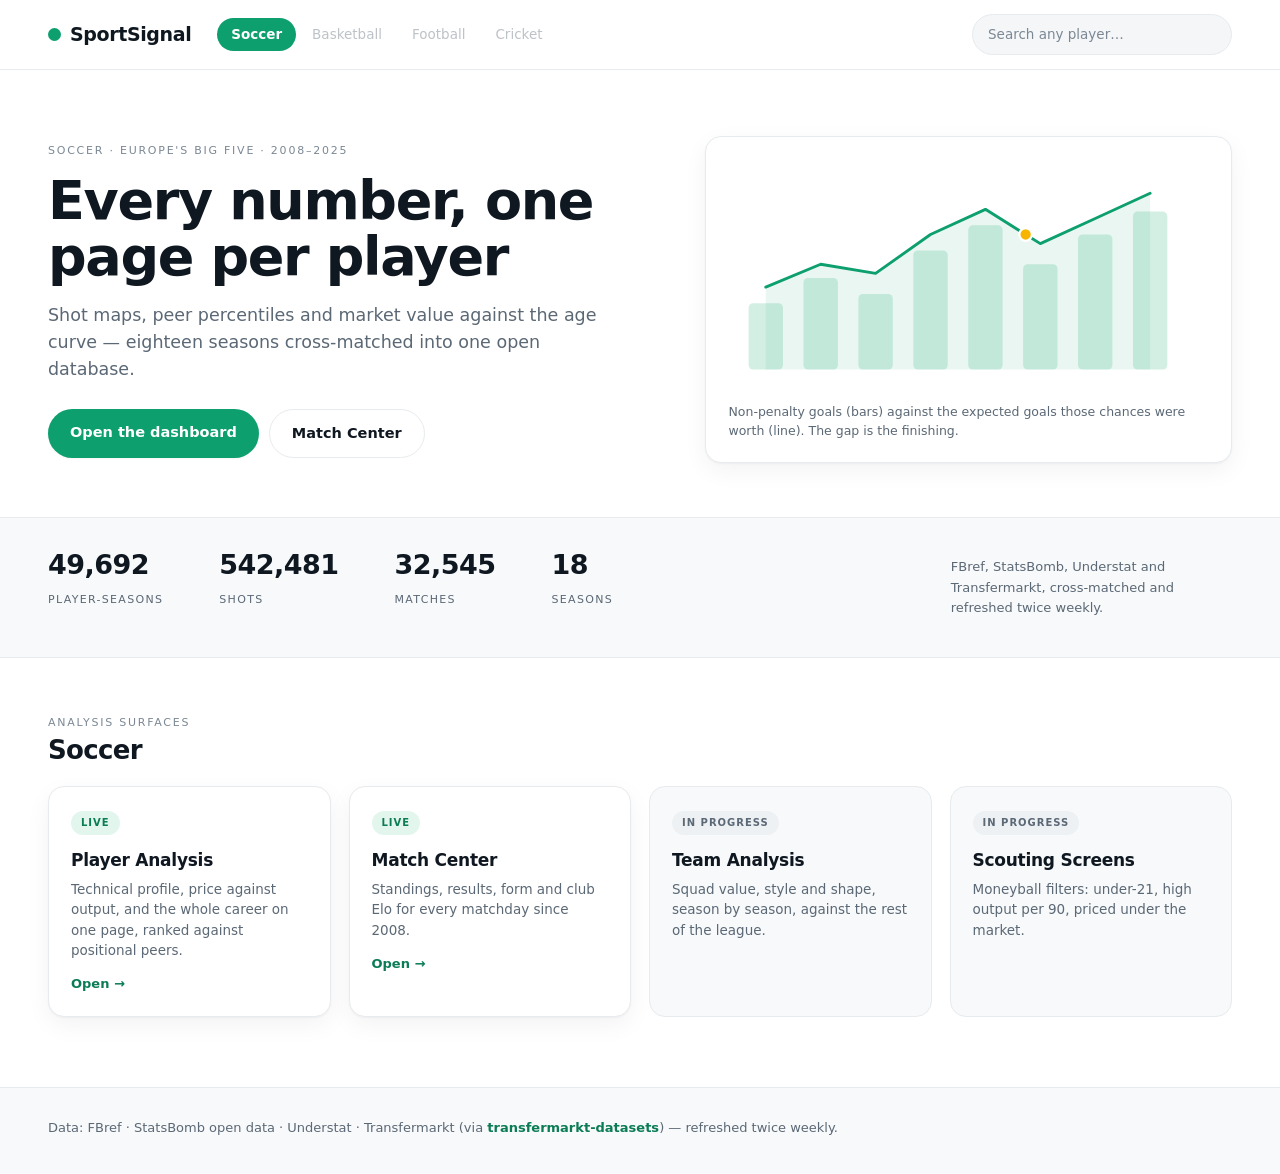
<file: site/index.html>
<!DOCTYPE html>
<html lang="en">
<head>
<meta charset="utf-8">
<meta name="viewport" content="width=device-width, initial-scale=1">
<title>SportSignal — sports analytics</title>
<meta name="description" content="Shot maps, peer percentiles and market value against the age curve — eighteen seasons of Europe's big five leagues, cross-matched into one open database.">
<link rel="icon" href="data:image/svg+xml,<svg xmlns='http://www.w3.org/2000/svg' viewBox='0 0 100 100'><circle cx='50' cy='50' r='42' fill='%230e9f6e'/></svg>">
<link rel="stylesheet" href="theme.css">
<style>
  .disp{letter-spacing:-.025em;font-weight:750;line-height:1.05}
  a{color:inherit;text-decoration:none}
  .wrap{max-width:1240px;margin:0 auto;padding:0 28px}

  /* ---------- nav ---------- */
  .nav{position:sticky;top:0;z-index:5;background:rgba(255,255,255,.92);
       backdrop-filter:blur(8px);border-bottom:1px solid var(--rule)}
  .nav .wrap{display:flex;gap:16px;align-items:center;padding-top:14px;padding-bottom:14px}
  .brand{display:flex;align-items:center;gap:9px;font-size:19px;font-weight:750;letter-spacing:-.02em}
  .brand i{width:13px;height:13px;border-radius:50%;background:var(--accent);display:inline-block}
  .sports{display:flex;gap:2px;margin-left:10px}
  .sports button{border:0;background:none;font:inherit;font-size:13.5px;color:var(--soft);
       padding:6px 14px;border-radius:999px;cursor:pointer}
  .sports button[aria-pressed="true"]{background:var(--accent);color:var(--on-accent);font-weight:650}
  .sports button[disabled]{opacity:.4;cursor:not-allowed}
  .srch{width:260px;padding:9px 15px;border-radius:999px;border:1px solid var(--rule);
       background:var(--field);color:var(--ink);font:inherit;font-size:13.5px;margin:0}
  .srch::placeholder{color:var(--kick)}
  .btn{display:inline-block;padding:12px 22px;border-radius:999px;background:var(--accent);
       color:var(--on-accent);font-weight:650;font-size:14.5px;box-shadow:var(--shadow-sm)}
  .btn.ghost{background:none;border:1px solid var(--rule);color:var(--ink);font-weight:550;box-shadow:none}

  /* ---------- hero ---------- */
  .hero{padding:66px 0 54px}
  .hero .wrap{display:grid;grid-template-columns:1.15fr 1fr;gap:52px;align-items:center}
  .kicker{font-size:11px;letter-spacing:.16em;text-transform:uppercase;color:var(--kick);margin:0 0 14px}
  .hero h1{font-size:54px;margin:0 0 16px}
  .hero p.dek{font-size:17.5px;color:var(--soft);margin:0 0 26px;max-width:50ch}
  .cta{display:flex;gap:10px;flex-wrap:wrap}
  .chartcard{background:var(--panel);border:1px solid var(--rule);border-radius:16px;
       padding:22px;box-shadow:var(--shadow);margin:0}
  .chartcard figcaption{margin-top:14px;font-size:12.5px;color:var(--soft)}

  .spark path.l{fill:none;stroke:var(--accent);stroke-width:2.5;stroke-linecap:round;
       stroke-linejoin:round;stroke-dasharray:1000;stroke-dashoffset:1000;
       animation:draw 2.2s cubic-bezier(.4,0,.2,1) forwards}
  .spark path.a{fill:var(--accent);opacity:.09}
  .spark rect{fill:#d3efe3;animation:rise .7s cubic-bezier(.2,.8,.2,1) backwards;
       transform-box:fill-box;transform-origin:50% 100%}
  .spark circle.run{fill:var(--amber-fill);stroke:#fff;stroke-width:2}
  @keyframes draw{to{stroke-dashoffset:0}}
  @keyframes rise{from{transform:scaleY(0)}}
  @media(prefers-reduced-motion:reduce){
    .spark path.l{animation:none;stroke-dashoffset:0}
    .spark rect{animation:none}
    .spark circle.run{display:none}
  }

  /* ---------- stat band ---------- */
  .band{background:var(--band);border-top:1px solid var(--rule);border-bottom:1px solid var(--rule)}
  .band .wrap{display:flex;gap:56px;flex-wrap:wrap;padding-top:26px;padding-bottom:26px}
  .band b{display:block;font-size:27px;font-weight:700;letter-spacing:-.02em}
  .band span{font-size:11px;letter-spacing:.12em;text-transform:uppercase;color:var(--soft)}
  .band .note{margin-left:auto;align-self:center;max-width:34ch;font-size:13px;color:var(--soft)}

  /* ---------- surfaces ---------- */
  .surfaces{padding:56px 0 70px}
  .grid{display:grid;grid-template-columns:repeat(4,minmax(0,1fr));gap:18px;margin-top:22px}
  .card{display:block;background:var(--panel);border:1px solid var(--rule);border-radius:16px;
       padding:22px;box-shadow:var(--shadow);transition:transform .16s ease, box-shadow .16s ease}
  a.card:hover{transform:translateY(-2px);box-shadow:0 2px 4px rgba(16,24,40,.05), 0 14px 32px rgba(16,24,40,.09)}
  /* not a link: no lift, no arrow — an unbuilt surface should not look clickable */
  .card.soon{box-shadow:none;background:var(--band)}
  .card h3{margin:12px 0 6px;font-size:17px;letter-spacing:-.015em}
  .card p{margin:0;font-size:13.5px;color:var(--soft);line-height:1.5}
  .pill{display:inline-block;padding:4px 10px;border-radius:999px;font-size:10px;letter-spacing:.1em;
       text-transform:uppercase;font-weight:700;background:var(--live-bg);color:var(--live)}
  .pill.wip{background:var(--soon-bg);color:var(--soft);font-weight:600}
  .card .more{margin-top:14px;font-size:13px;color:var(--accent-deep);font-weight:650}

  footer{border-top:1px solid var(--rule);background:var(--band)}
  footer .wrap{padding-top:30px;padding-bottom:36px;font-size:13px;color:var(--soft)}
  footer a{color:var(--accent-deep);font-weight:600}

  @media(max-width:1000px){
    .hero .wrap{grid-template-columns:1fr;gap:34px}
    .hero h1{font-size:40px}
    .grid{grid-template-columns:repeat(2,minmax(0,1fr))}
    .srch{display:none}
  }
  @media(max-width:560px){ .grid{grid-template-columns:1fr} .band .wrap{gap:28px} }
</style>
</head>
<body>

<nav class="nav">
  <div class="wrap">
    <span class="brand"><i></i>SportSignal</span>
    <div class="sports" role="group" aria-label="Sport">
      <button aria-pressed="true">Soccer</button>
      <button disabled title="Data in progress">Basketball</button>
      <button disabled title="Data in progress">Football</button>
      <button disabled title="Data in progress">Cricket</button>
    </div>
    <form style="margin-left:auto" action="player.html" method="get">
      <input class="srch" type="search" name="name" placeholder="Search any player…"
             aria-label="Search any player">
    </form>
  </div>
</nav>

<section class="hero">
  <div class="wrap">
    <div>
      <p class="kicker">Soccer · Europe's big five · 2008&ndash;2025</p>
      <h1 class="disp">Every number, one page per player</h1>
      <p class="dek">Shot maps, peer percentiles and market value against the age curve —
        eighteen seasons cross-matched into one open database.</p>
      <div class="cta">
        <a class="btn" href="player.html">Open the dashboard</a>
        <a class="btn ghost" href="match.html">Match Center</a>
      </div>
    </div>

    <figure class="chartcard">
      <svg class="spark" viewBox="0 0 420 200" style="width:100%;height:auto;display:block"
           aria-label="Non-penalty goals against the expected goals those chances were worth, by season">
        <rect x="18"  y="126" width="30" height="58"  rx="4" style="animation-delay:.05s"/>
        <rect x="66"  y="104" width="30" height="80"  rx="4" style="animation-delay:.12s"/>
        <rect x="114" y="118" width="30" height="66"  rx="4" style="animation-delay:.19s"/>
        <rect x="162" y="80"  width="30" height="104" rx="4" style="animation-delay:.26s"/>
        <rect x="210" y="58"  width="30" height="126" rx="4" style="animation-delay:.33s"/>
        <rect x="258" y="92"  width="30" height="92"  rx="4" style="animation-delay:.40s"/>
        <rect x="306" y="66"  width="30" height="118" rx="4" style="animation-delay:.47s"/>
        <rect x="354" y="46"  width="30" height="138" rx="4" style="animation-delay:.54s"/>
        <path class="a" d="M33 112 L81 92 L129 100 L177 66 L225 44 L273 74 L321 52 L369 30 L369 184 L33 184 Z"/>
        <path class="l" id="spk" d="M33 112 L81 92 L129 100 L177 66 L225 44 L273 74 L321 52 L369 30"/>
        <circle class="run" r="5.5">
          <animateMotion dur="2.2s" fill="freeze" begin="0s"><mpath href="#spk"/></animateMotion>
        </circle>
      </svg>
      <figcaption>Non-penalty goals (bars) against the expected goals those chances were
        worth (line). The gap is the finishing.</figcaption>
    </figure>
  </div>
</section>

<section class="band">
  <div class="wrap nums">
    <div><b>49,692</b><span>Player-seasons</span></div>
    <div><b>542,481</b><span>Shots</span></div>
    <div><b>32,545</b><span>Matches</span></div>
    <div><b>18</b><span>Seasons</span></div>
    <p class="note">FBref, StatsBomb, Understat and Transfermarkt, cross-matched and
       refreshed twice weekly.</p>
  </div>
</section>

<section class="surfaces">
  <div class="wrap">
    <p class="kicker" style="margin-bottom:6px">Analysis surfaces</p>
    <h2 class="disp" style="font-size:26px;margin:0">Soccer</h2>
    <div class="grid">

      <a class="card" href="player.html">
        <span class="pill">Live</span>
        <h3>Player Analysis</h3>
        <p>Technical profile, price against output, and the whole career on
           one page, ranked against positional peers.</p>
        <div class="more">Open &rarr;</div>
      </a>

      <a class="card" href="match.html">
        <span class="pill">Live</span>
        <h3>Match Center</h3>
        <p>Standings, results, form and club Elo for every matchday since 2008.</p>
        <div class="more">Open &rarr;</div>
      </a>

      <div class="card soon">
        <span class="pill wip">In progress</span>
        <h3>Team Analysis</h3>
        <p>Squad value, style and shape, season by season, against the rest of the league.</p>
      </div>

      <div class="card soon">
        <span class="pill wip">In progress</span>
        <h3>Scouting Screens</h3>
        <p>Moneyball filters: under-21, high output per 90, priced under the market.</p>
      </div>

    </div>
  </div>
</section>

<footer>
  <div class="wrap">
    Data: FBref · StatsBomb open data · Understat · Transfermarkt (via
    <a href="https://github.com/dcaribou/transfermarkt-datasets">transfermarkt-datasets</a>)
    — refreshed twice weekly.
  </div>
</footer>

</body>
</html>
</file>
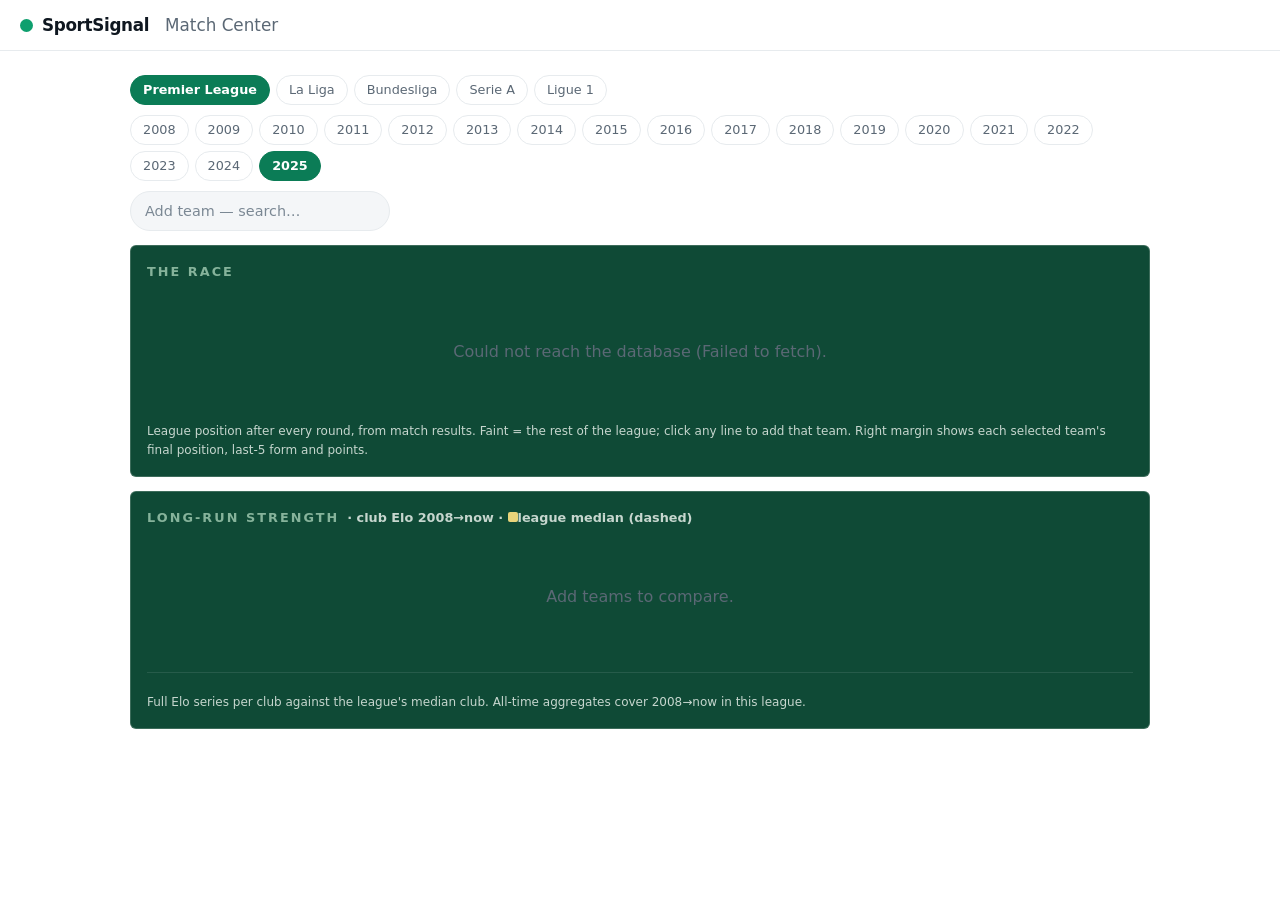
<file: site/match.html>
<!DOCTYPE html>
<html lang="en">
<head>
<meta charset="utf-8">
<meta name="viewport" content="width=device-width, initial-scale=1">
<title>Match Center — SportSignal</title>
<meta name="description" content="The round-by-round race and long-run club strength across Europe's big five leagues, 2008 to today.">
<link rel="icon" href="data:image/svg+xml,<svg xmlns='http://www.w3.org/2000/svg' viewBox='0 0 100 100'><text y='.9em' font-size='90'>⚽</text></svg>">
<link rel="stylesheet" href="theme.css">
<style>
  .disp{font-family:"Avenir Next Condensed","Arial Narrow","Helvetica Neue Condensed",Impact,sans-serif;
        text-transform:uppercase;letter-spacing:.04em;font-stretch:condensed}

  .top h1{margin:0;font-size:1.05rem;color:var(--muted);font-weight:400}

  main{max-width:1060px;margin:0 auto;padding:24px 20px 80px}

  .chips{margin:0 0 10px}

  /* team picker */
  .picker{position:relative;margin:6px 0 0}
  .picker .row{display:flex;gap:8px;flex-wrap:wrap;align-items:center}
  #teamsearch{width:260px;padding:8px 14px;border-radius:999px;border:1px solid var(--rule);
       background:var(--field);color:var(--ink);font:inherit;font-size:.9rem}
  #teamsearch::placeholder{color:var(--kick)}
  #teamsearch:focus-visible{outline:2px solid var(--amber);outline-offset:1px}
  #teamlist{position:absolute;top:110%;left:0;width:280px;background:var(--card);z-index:6;
       border:1px solid var(--border);border-radius:6px;overflow:hidden auto;display:none;
       max-height:280px}
  #teamlist button{display:block;width:100%;padding:8px 14px;border:0;background:none;
       color:var(--line);font:inherit;font-size:.88rem;text-align:left;cursor:pointer}
  #teamlist button:hover,#teamlist button:focus-visible{background:rgba(255,180,58,.12);outline:none}
  #teamlist button[disabled]{color:var(--muted);cursor:default}
  .selchip{display:inline-flex;align-items:center;gap:7px;border-radius:999px;
       padding:4px 8px 4px 12px;font-size:.82rem;font-weight:700;color:#0e2413;
       box-shadow:inset 0 0 0 1px rgba(16,24,40,.22)}
  .selchip button{border:0;background:rgba(14,36,19,.25);color:#0e2413;border-radius:50%;
       width:17px;height:17px;line-height:1;font-size:11px;cursor:pointer;font-weight:800}

  .box{background:var(--card);border:1px solid var(--border);border-radius:6px;
       padding:16px;margin-top:14px}
  .box h2{margin:0 0 8px;font-size:.8rem;letter-spacing:.16em;
        text-transform:uppercase;color:var(--tag);display:flex;gap:8px;align-items:center;flex-wrap:wrap}
  .box h2 .plain{color:var(--muted);letter-spacing:0;text-transform:none}
  .box p.cap{margin:8px 0 0;font-size:12px;color:var(--muted)}
  .swatch{width:10px;height:10px;border-radius:2px;display:inline-block}
  .chartbox{position:relative}
  .chartbox svg{width:100%;height:auto;display:block}
  svg text{font:11px system-ui;fill:var(--axis)}
  .empty{padding:50px 16px}

  /* per-team stat cards under the long-run chart */
  .statcards{display:grid;grid-template-columns:repeat(auto-fit,minmax(280px,1fr));
       gap:12px;margin-top:12px;border-top:1px solid rgba(242,245,239,.1);padding-top:12px}
  .statcard{border-left:3px solid var(--border);padding:2px 0 2px 12px;font-size:.82rem}
  .statcard .t{font-weight:700;font-size:.9rem}
  .statcard .l{color:var(--muted)}

  #tip{position:fixed;z-index:9;pointer-events:none;display:none;background:#10221a;
       border:1px solid var(--border);border-radius:4px;padding:7px 10px;font-size:.8rem;
       color:var(--line);box-shadow:0 10px 28px rgba(16,24,40,.35)}
  #tip .t{color:var(--tag);font-size:.72rem;letter-spacing:.08em;text-transform:uppercase}

  .top h1{color:var(--soft)}
  #teamsearch{background:var(--field);color:var(--ink);border-color:var(--rule)}
  #teamsearch::placeholder{color:var(--kick)}
  #teamsearch:focus-visible{outline-color:var(--accent)}
  #teamlist{background:#fff;border-color:var(--rule);
       box-shadow:0 8px 24px rgba(16,24,40,.08)}
  #teamlist button{color:var(--ink)}
  #teamlist button:hover,#teamlist button:focus-visible{background:#f1f8f4}
  #teamlist button[disabled]{color:var(--kick)}
</style>
</head>
<body>
<nav class="top">
  <a class="home disp" href="index.html">SportSignal</a>
  <h1>Match Center</h1>
</nav>

<main>
  <div class="chips" id="lgchips"></div>
  <div class="chips nums" id="sschips"></div>
  <div class="picker">
    <div class="row">
      <input id="teamsearch" type="search" placeholder="Add team — search…"
             autocomplete="off" aria-label="Search and add teams">
      <span id="selchips"></span>
    </div>
    <div id="teamlist" role="listbox"></div>
  </div>

  <div class="box">
    <h2>The race <span class="plain" id="racemeta"></span></h2>
    <div class="chartbox" id="bump"><div class="empty">Loading…</div></div>
    <p class="cap">League position after every round, from match results. Faint = the rest
       of the league; click any line to add that team. Right margin shows each
       selected team's final position, last-5 form and points.</p>
  </div>

  <div class="box">
    <h2>Long-run strength <span class="plain">· club Elo 2008→now ·
      <span class="swatch" style="background:var(--chalk-y)"></span>league median (dashed)</span></h2>
    <div class="chartbox" id="longrun"><div class="empty">Add teams to compare.</div></div>
    <div class="statcards nums" id="elostats"></div>
    <p class="cap">Full Elo series per club against the league's median club. All-time
       aggregates cover 2008→now in this league.</p>
  </div>
</main>
<div id="tip" role="status"></div>

<script>
const SUPABASE_URL = "https://rgnzemkdldohplwbxxwy.supabase.co";
const ANON_KEY = "sb_publishable_Qy0bJ4CdrxffuJGNq12ebw_r0-Z3qD-";
const DEFAULT_TEAMS = ["Chelsea","Arsenal","Tottenham"];
const LEAGUES = ["ENG-Premier League","ESP-La Liga","GER-Bundesliga",
                 "ITA-Serie A","FRA-Ligue 1"];
const SEASONS = Array.from({length: 18}, (_,i)=>String(2008+i));
// fixed categorical order — a team keeps its color while selected
const SEL_COLORS = ["var(--amber)","var(--blue)","var(--green)","var(--red)","var(--chalk-y)"];
const MAX_SEL = SEL_COLORS.length;

// football-data team name -> ClubElo team name, where they differ
// (interim seam until a club_xref table exists — see TOPICAL_MAP)
const ELO_ALIAS = {
  "Bayern Munich":"Bayern","Ath Madrid":"Atletico","Ath Bilbao":"Bilbao",
  "Espanol":"Espanyol","Ein Frankfurt":"Frankfurt","FC Koln":"Koeln",
  "M'gladbach":"Gladbach","Nott'm Forest":"Forest","Nurnberg":"Nuernberg",
  "Sp Gijon":"Gijon","La Coruna":"Depor","Kaiserslautern":"Lautern",
  "Fortuna Dusseldorf":"Duesseldorf","Greuther Furth":"Fuerth",
  "Holstein Kiel":"Holstein","Evian Thonon Gaillard":"Evian TG",
  "Ajaccio GFCO":"Gazelec","St Etienne":"Saint-Etienne","Werder Bremen":"Werder",
  "Vallecano":"Rayo Vallecano",
};

async function hub(table, params){
  const q = new URLSearchParams(params);
  const r = await fetch(`${SUPABASE_URL}/rest/v1/${table}?${q}`,
                        {headers:{apikey: ANON_KEY}});
  if(!r.ok) throw new Error(`${table}: ${r.status}`);
  return r.json();
}
// Supabase clamps every request to 1000 rows no matter the limit param —
// long Elo series (~1700 rows) silently truncate without this loop
async function hubAll(table, params){
  const PAGE = 1000;
  const rows = [];
  for(let offset = 0;; offset += PAGE){
    const page = await hub(table, {...params, limit: String(PAGE), offset: String(offset)});
    rows.push(...page);
    if(page.length < PAGE) return rows;
  }
}
const esc = s => String(s).replace(/[&<>"']/g,
  c => ({"&":"&amp;","<":"&lt;",">":"&gt;",'"':"&quot;","'":"&#39;"}[c]));
const tipEl = () => document.getElementById("tip");
const showTip = (e, html) => { const t=tipEl(); t.innerHTML=html; t.style.display="block";
  t.style.left=Math.min(e.clientX+14, innerWidth-200)+"px"; t.style.top=(e.clientY+14)+"px"; };
const hideTip = () => tipEl().style.display="none";

/* ---------- state via URL ---------- */
const state = () => {
  const u = new URLSearchParams(location.search);
  const lg = LEAGUES.includes(u.get("lg")) ? u.get("lg") : LEAGUES[0];
  return {
    lg,
    ss: SEASONS.includes(u.get("s")) ? u.get("s") : SEASONS[SEASONS.length-1],
    // with nothing picked the chart is empty; open on a comparison worth
    // seeing — but only in the league those clubs actually play in
    teams: u.has("teams")
      ? u.get("teams").split(",").filter(Boolean).slice(0, MAX_SEL)
      : (lg === LEAGUES[0] ? DEFAULT_TEAMS.slice() : []),
  };
};
function setState(patch){
  const cur = {...state(), ...patch};
  const u = new URL(location);
  u.search = `?lg=${encodeURIComponent(cur.lg)}&s=${cur.ss}` +
             (cur.teams.length ? `&teams=${cur.teams.map(encodeURIComponent).join(",")}` : "");
  history.pushState({}, "", u);
  load();
}
window.addEventListener("popstate", load);
const colorOf = team => {
  const i = state().teams.indexOf(team);
  return i === -1 ? null : SEL_COLORS[i];
};
const toggleTeam = t => {
  const cur = state().teams;
  setState({teams: cur.includes(t) ? cur.filter(x=>x!==t)
                  : cur.length < MAX_SEL ? [...cur, t] : cur});
};

/* ---------- rank + form from matches ---------- */
function roundRanks(matches){
  const nTeams = new Set(matches.flatMap(m=>[m.home_team, m.away_team])).size;
  const perRound = Math.max(1, Math.floor(nTeams/2));
  const pts = {}, hist = {}, form = {};
  matches.forEach((m, idx) => {
    for(const t of [m.home_team, m.away_team]){ pts[t] ??= 0; hist[t] ??= []; form[t] ??= []; }
    if(m.result === "H"){ pts[m.home_team]+=3; form[m.home_team].push("W"); form[m.away_team].push("L"); }
    else if(m.result === "A"){ pts[m.away_team]+=3; form[m.away_team].push("W"); form[m.home_team].push("L"); }
    else { pts[m.home_team]++; pts[m.away_team]++; form[m.home_team].push("D"); form[m.away_team].push("D"); }
    if(idx % perRound === perRound-1){
      const order = Object.entries(pts).sort((a,b)=>b[1]-a[1]).map(([t])=>t);
      order.forEach((t,i)=>hist[t].push(i+1));
    }
  });
  return {hist, pts, form};
}

let matches = [];

/* ---------- team picker ---------- */
function renderPicker(){
  const {teams} = state();
  const names = [...new Set(matches.flatMap(m=>[m.home_team, m.away_team]))].sort();
  document.getElementById("selchips").innerHTML = teams.map((t,i)=>
    `<span class="selchip" style="background:${SEL_COLORS[i]}">
       ${esc(t)}<button data-rm="${esc(t)}" aria-label="remove ${esc(t)}">×</button></span>`).join(" ");
  const input = document.getElementById("teamsearch");
  const list = document.getElementById("teamlist");
  const fill = () => {
    const q = input.value.trim().toLowerCase();
    const hits = names.filter(n=>n.toLowerCase().includes(q));
    list.innerHTML = hits.length ? hits.map(n=>{
      const on = teams.includes(n);
      const full = !on && teams.length >= MAX_SEL;
      return `<button data-add="${esc(n)}" ${full?"disabled":""}>
        ${on ? "✓ " : ""}${esc(n)}${full ? " (max 5)" : ""}</button>`;
    }).join("") : `<button disabled>No teams match</button>`;
    list.style.display = "block";
  };
  input.oninput = fill;
  input.onfocus = fill;
}
document.addEventListener("click", e=>{
  const rm = e.target.closest("[data-rm]");
  if(rm){ toggleTeam(rm.dataset.rm); return; }
  const add = e.target.closest("#teamlist [data-add]");
  if(add){
    toggleTeam(add.dataset.add);
    document.getElementById("teamsearch").value = "";
    return;
  }
  if(!e.target.closest(".picker"))
    document.getElementById("teamlist").style.display = "none";
});

/* ---------- load ---------- */
async function load(){
  const {lg, ss} = state();
  document.getElementById("lgchips").innerHTML = LEAGUES.map(l=>
    `<button data-lg="${esc(l)}" aria-pressed="${l===lg}">${esc(l.split("-")[1])}</button>`).join("");
  document.getElementById("sschips").innerHTML = SEASONS.map(s=>
    `<button data-ss="${s}" aria-pressed="${s===ss}">${s}</button>`).join("");
  try{
    matches = await hub("matches",
      {select: "*", league: `eq.${lg}`, season: `eq.${ss}`, order: "date", limit: "1000"});
  }catch(e){
    document.getElementById("bump").innerHTML =
      `<div class="empty">Could not reach the database (${esc(e.message)}).</div>`;
    return;
  }
  document.getElementById("racemeta").textContent =
    `· ${lg.split("-")[1]} ${ss}/${String(+ss+1).slice(2)} · ${matches.length} matches`;
  renderPicker();
  renderBump();
  renderLongrun();
}

/* ---------- chart 1: rank bump + form legend ---------- */
function renderBump(){
  const el = document.getElementById("bump");
  if(!matches.length){ el.innerHTML = `<div class="empty">No matches.</div>`; return; }
  const {hist, pts, form} = roundRanks(matches);
  const all = Object.keys(hist), R = hist[all[0]]?.length ?? 0;
  if(R < 2){ el.innerHTML = `<div class="empty">Season too young to race.</div>`; return; }
  const W=1000,H=380,PL=28,PR=250,PT=12,PB=22;
  const x=i=>PL+(W-PL-PR)*i/(R-1), y=r=>PT+(H-PT-PB)*(r-1)/(all.length-1);
  const lines = all.map(t=>{
    const c = colorOf(t);
    return `<path fill="none" stroke="${c ?? "rgba(242,245,239,.15)"}"
      stroke-width="${c?2.5:1.5}" data-team="${esc(t)}" style="cursor:pointer"
      d="M${hist[t].map((r,i)=>x(i).toFixed(1)+" "+y(r).toFixed(1)).join(" L ")}"/>`;
  }).join("");
  // right margin: "P. Team" + last-5 form squares + pts, aligned to the line end
  const FORM_FILL = {W:"var(--green)", D:"rgba(242,245,239,.45)", L:"var(--red)"};
  const labels = all.filter(t=>colorOf(t)).map(t=>{
    const yy = y(hist[t][R-1]);
    const x0 = W-PR+8;
    const chips = form[t].slice(-5).map((f,i)=>
      `<rect x="${x0+108+i*15}" y="${yy-9}" width="12" height="12" rx="2.5"
         fill="${FORM_FILL[f]}"/>
       <text x="${x0+114+i*15}" y="${yy+1}" text-anchor="middle"
         fill="#0e2413" font-size="9" font-weight="800">${f}</text>`).join("");
    return `<text x="${x0}" y="${yy+3}" fill="${colorOf(t)}" font-size="12"
        font-weight="700">${hist[t][R-1]}. ${esc(t)}</text>
      ${chips}
      <text x="${x0+188}" y="${yy+3}" font-size="11"
        fill="var(--line)">${pts[t]}</text>`;
  }).join("");
  el.innerHTML = `<svg viewBox="0 0 ${W} ${H}" aria-label="League position by round">
    ${[1,Math.ceil(all.length/2),all.length].map(r=>
      `<line x1="${PL}" x2="${W-PR}" y1="${y(r)}" y2="${y(r)}" stroke="var(--grid)"/>
       <text x="${PL-4}" y="${y(r)+3}" text-anchor="end">${r}</text>`).join("")}
    ${lines}${labels}
    <text x="${PL}" y="${H-4}">round →</text>
  </svg>`;
  const svg = el.querySelector("svg");
  svg.addEventListener("mousemove", e=>{
    const p = e.target.closest("path[data-team]");
    p ? showTip(e, `<div class="t">${esc(p.dataset.team)}</div>now P${hist[p.dataset.team].at(-1)} · ${pts[p.dataset.team]} pts`)
      : hideTip();
  });
  svg.addEventListener("mouseleave", hideTip);
  svg.addEventListener("click", e=>{
    const p = e.target.closest("path[data-team]");
    if(p) toggleTeam(p.dataset.team);
  });
}

/* ---------- chart 2: long-run Elo + all-time stats ---------- */
const eloCache = new Map();     // lg|eloName -> promise<series>
const medCache = new Map();     // lg -> promise<[[date, medianElo]]>
const aggCache = new Map();     // lg|team -> promise<all-time aggregate>

function eloSeries(eloName, lg){
  const k = `${lg}|${eloName}`;
  if(!eloCache.has(k))
    eloCache.set(k, hubAll("club_elo", {select:"snapshot_date,elo",
      team:`eq.${eloName}`, league:`eq.${lg}`, order:"snapshot_date"}));
  return eloCache.get(k);
}
function leagueMedian(lg){
  if(!medCache.has(lg)){
    const dates = [];
    for(let y=2008; y<=2025; y++){ dates.push(`${y}-09-01`, `${y+1}-02-01`); }
    medCache.set(lg, (async () => {
      const rows = await hub("club_elo", {select:"snapshot_date,elo", league:`eq.${lg}`,
        snapshot_date:`in.(${dates.join(",")})`, order:"snapshot_date", limit:"2000"});
      const out = [];
      for(const d of dates){
        const v = rows.filter(r=>r.snapshot_date===d).map(r=>r.elo).sort((a,b)=>a-b);
        if(v.length>=10) out.push([d, v[Math.floor(v.length/2)]]);
      }
      return out;
    })());
  }
  return medCache.get(lg);
}
function allTimeAgg(team, lg){
  const k = `${lg}|${team}`;
  if(!aggCache.has(k))
    aggCache.set(k, (async () => {
      const q = `"${team.replaceAll('"','')}"`;
      const rows = await hub("matches", {
        select: "home_team,away_team,home_goals,away_goals,result",
        league: `eq.${lg}`, or: `(home_team.eq.${q},away_team.eq.${q})`, limit: "1000"});
      const a = {p:0,w:0,d:0,l:0,gf:0,ga:0};
      for(const m of rows){
        const home = m.home_team === team;
        const my = home ? m.home_goals : m.away_goals;
        const op = home ? m.away_goals : m.home_goals;
        if(my==null || op==null) continue;
        a.p++; a.gf += my; a.ga += op;
        if(my>op) a.w++; else if(my<op) a.l++; else a.d++;
      }
      return a;
    })());
  return aggCache.get(k);
}

async function renderLongrun(){
  const {lg, teams} = state();
  const el = document.getElementById("longrun");
  const statsEl = document.getElementById("elostats");
  if(!teams.length){
    el.innerHTML = `<div class="empty">Add teams to compare.</div>`;
    statsEl.innerHTML = "";
    return;
  }
  el.innerHTML = `<div class="empty">Loading…</div>`;
  let med, series, aggs;
  try{
    [med, series, aggs] = await Promise.all([
      leagueMedian(lg),
      Promise.all(teams.map(t=>eloSeries(ELO_ALIAS[t] ?? t, lg))),
      Promise.all(teams.map(t=>allTimeAgg(t, lg))),
    ]);
  }catch(e){
    el.innerHTML = `<div class="empty">Could not load Elo (${esc(e.message)}).</div>`;
    return;
  }
  const sel = teams.map((t,i)=>({team:t, color:SEL_COLORS[i], rows:series[i], agg:aggs[i]}));
  const have = sel.filter(s=>s.rows.length);
  const W=1000,H=320,PL=46,PR=12,PT=12,PB=24;
  if(have.length){
    const all = [...med.map(([,v])=>v), ...have.flatMap(s=>s.rows.map(r=>r.elo))];
    const lo=Math.min(...all)-15, hi=Math.max(...all)+15;
    const t0=+new Date("2008-07-01"), t1=+new Date("2026-07-01");
    const x=d=>PL+(W-PL-PR)*(+new Date(d)-t0)/(t1-t0);
    const y=v=>PT+(H-PT-PB)*(1-(v-lo)/(hi-lo));
    // break the line at gaps > ~5 months: relegation spells are dropped from
    // the data, and a straight bridge across them would invent history
    const gapSplit = pts => {
      const segs=[]; let run=[];
      for(const p of pts){
        if(run.length && (+new Date(p[0]) - +new Date(run.at(-1)[0])) > 150*86400e3){
          if(run.length>1) segs.push(run);
          run=[];
        }
        run.push(p);
      }
      if(run.length>1) segs.push(run);
      return segs;
    };
    const draw=(seg,attr)=>`<path fill="none" ${attr}
      d="M${seg.map(([d,v])=>x(d).toFixed(1)+" "+y(v).toFixed(1)).join(" L ")}"/>`;
    // out-of-top-flight spells: grey bridge + label instead of inventing an
    // Elo path we don't have
    const path=(pts,attr)=>{
      const segs = gapSplit(pts);
      let out = segs.map(seg=>draw(seg,attr)).join("");
      for(let i=1; i<segs.length; i++){
        const [d0,v0] = segs[i-1].at(-1), [d1,v1] = segs[i][0];
        const x0=x(d0), x1=x(d1);
        out += `<line x1="${x0.toFixed(1)}" y1="${y(v0).toFixed(1)}"
          x2="${x1.toFixed(1)}" y2="${y(v1).toFixed(1)}"
          stroke="rgba(242,245,239,.3)" stroke-width="1.5" stroke-dasharray="3 4"/>`;
        if(x1-x0 > 46)
          out += `<text x="${((x0+x1)/2).toFixed(1)}"
            y="${((y(v0)+y(v1))/2 - 6).toFixed(1)}" text-anchor="middle"
            font-size="9">demoted/promoted</text>`;
      }
      return out;
    };
    el.innerHTML = `<svg viewBox="0 0 ${W} ${H}" id="lrsvg" aria-label="Club Elo since 2008 vs league median">
      ${[1600,1700,1800,1900,2000,2100].filter(g=>g>lo&&g<hi).map(g=>
        `<line x1="${PL}" x2="${W-PR}" y1="${y(g)}" y2="${y(g)}" stroke="var(--grid)"/>
         <text x="${PL-4}" y="${y(g)+3}" text-anchor="end">${g}</text>`).join("")}
      ${draw(med, 'stroke="var(--chalk-y)" stroke-width="2" stroke-dasharray="6 4" opacity=".75"')}
      ${have.map(s=>path(s.rows.map(r=>[r.snapshot_date,r.elo]),
          `stroke="${s.color}" stroke-width="2" data-team="${esc(s.team)}"`)).join("")}
      ${have.map(s=>{
        const last = s.rows.at(-1);
        return `<text x="${Math.min(x(last.snapshot_date)+4, W-90)}" y="${y(last.elo)-4}"
          fill="${s.color}" font-size="12">${esc(s.team)}</text>`;}).join("")}
      ${[2010,2015,2020,2025].map(yy=>
        `<text x="${x(yy+"-01-01")}" y="${H-6}" text-anchor="middle">${yy}</text>`).join("")}
    </svg>`;
    const svg = document.getElementById("lrsvg");
    svg.addEventListener("mousemove", e=>{
      const r = svg.getBoundingClientRect();
      const px=(e.clientX-r.left)/r.width*W, py=(e.clientY-r.top)/r.height*H;
      let best=null, bd=1e18;
      for(const s of have) for(const row of s.rows){
        const d=(x(row.snapshot_date)-px)**2 + (y(row.elo)-py)**2;
        if(d<bd){bd=d;best={...row, team:s.team};}
      }
      best ? showTip(e, `<div class="t">${esc(best.team)} · ${esc(best.snapshot_date)}</div>Elo ${best.elo.toFixed(0)}`)
           : hideTip();
    });
    svg.addEventListener("mouseleave", hideTip);
  }else{
    el.innerHTML = `<div class="empty">No Elo series for the selected teams —
      club-name mapping gap.</div>`;
  }
  // all-time aggregate stat card per team
  statsEl.innerHTML = sel.map(s=>{
    const peak = s.rows.length ? s.rows.reduce((a,r)=>r.elo>a.elo?r:a) : null;
    const now = s.rows.at(-1);
    const a = s.agg;
    return `<div class="statcard" style="border-color:${s.color}">
      <div class="t">${esc(s.team)}</div>
      ${peak ? `<div>Elo now <b>${now.elo.toFixed(0)}</b> · peak
        <b>${peak.elo.toFixed(0)}</b> <span class="l">(${peak.snapshot_date.slice(0,4)})</span></div>`
        : `<div class="l">no Elo series (name mapping gap)</div>`}
      <div>2008→now: <b>${a.p}</b> matches · <b>${a.w}</b>W ${a.d}D ${a.l}L
        <span class="l">(${a.p ? Math.round(100*a.w/a.p) : 0}% won)</span></div>
      <div class="l">GF ${a.gf} · GA ${a.ga} · GD ${a.gf-a.ga>0?"+":""}${a.gf-a.ga}</div>
    </div>`;
  }).join("");
}

/* ---------- chip wiring ---------- */
document.getElementById("lgchips").addEventListener("click", e=>{
  const lg = e.target.dataset?.lg;
  if(lg) setState({lg, teams: []});
});
document.getElementById("sschips").addEventListener("click", e=>{
  const ss = e.target.dataset?.ss;
  if(ss) setState({ss});
});

load();
</script>
</body>
</html>
</file>
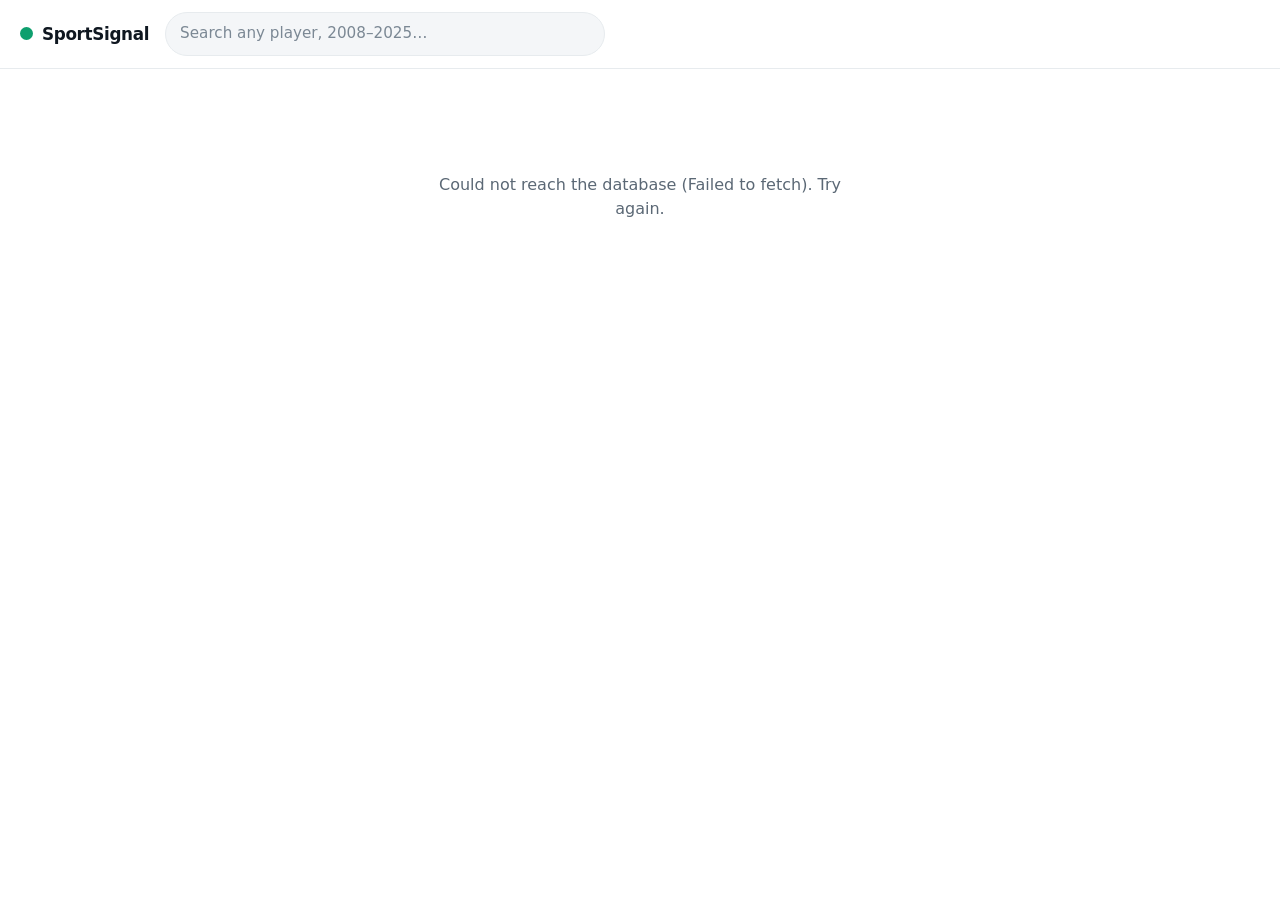
<file: site/player.html>
<!DOCTYPE html>
<html lang="en">
<head>
<meta charset="utf-8">
<meta name="viewport" content="width=device-width, initial-scale=1">
<title>Player Dashboard — SportSignal</title>
<meta name="description" content="One page per player: technical profile, value vs output, and career trend, ranked against positional peers.">
<link rel="icon" href="data:image/svg+xml,<svg xmlns='http://www.w3.org/2000/svg' viewBox='0 0 100 100'><text y='.9em' font-size='90'>⚽</text></svg>">
<link rel="stylesheet" href="theme.css">
<style>
  /* merged :root — player.html had no --red although player.html:460 used it */
  .disp{font-family:"Avenir Next Condensed","Arial Narrow","Helvetica Neue Condensed",Impact,sans-serif;
        text-transform:uppercase;letter-spacing:.04em;font-stretch:condensed}

  /* ---------- nav + search ---------- */
  .searchwrap{position:relative;flex:1;max-width:440px}
  #search{width:100%;padding:9px 14px;border-radius:999px;border:1px solid var(--rule);
       background:var(--field);color:var(--ink);font:inherit;font-size:.95rem}
  #search::placeholder{color:var(--kick)}
  #search:focus-visible{outline:2px solid var(--amber);outline-offset:1px}
  #results{position:absolute;top:110%;left:0;right:0;background:var(--card);
       border:1px solid var(--border);border-radius:6px;overflow:hidden auto;display:none;
       max-height:320px;z-index:7}
  #results button{display:flex;justify-content:space-between;gap:12px;width:100%;
       padding:10px 14px;border:0;background:none;color:var(--line);font:inherit;
       font-size:.9rem;text-align:left;cursor:pointer}
  #results button:hover,#results button:focus-visible{background:rgba(255,180,58,.12);outline:none}
  #results .sub{color:var(--tag);font-size:.8rem;white-space:nowrap}

  main{max-width:1560px;margin:0 auto;padding:24px 20px 80px}
  .empty{padding:80px 20px;max-width:46ch;margin:0 auto}
  .empty .disp{font-size:1.6rem}

  /* ---------- hero strip (flattened .pcard) ---------- */
  .herostrip{border-radius:14px;padding:18px 24px;
        background:linear-gradient(160deg,#17624a 0%,#12543e 55%,#0e4634 100%);
        border:1px solid rgba(255,180,58,.45);
        box-shadow:0 1px 2px rgba(16,24,40,.04), 0 8px 24px rgba(16,24,40,.06);
        display:flex;align-items:center;gap:26px;flex-wrap:wrap}
  .rating{text-align:center;min-width:74px}
  .rating b{display:block;font-size:46px;line-height:.9;color:var(--amber)}
  .rating span{font-size:9.5px;letter-spacing:.12em;color:var(--chalk-y)}
  .idbox{min-width:250px}
  .idbox h1{margin:0;font-size:30px;line-height:.95}
  .idbox p{margin:6px 0 0;color:var(--muted);font-size:12.5px}
  .verdictwrap{display:flex;flex-direction:column;gap:6px}
  .chip{color:#0e2413;font-weight:800;padding:6px 14px;border-radius:999px;
        font-size:13px;letter-spacing:.08em;text-align:center}
  .verdictwrap small{color:var(--muted);font-size:11px}
  .facts{flex:1;display:grid;grid-template-columns:repeat(7,minmax(0,1fr));gap:9px;
         text-align:center;border-left:1px solid rgba(242,245,239,.15);padding-left:24px}
  .facts label{display:block;font-size:9.5px;letter-spacing:.12em;text-transform:uppercase;color:var(--muted)}
  .facts b{font-size:18px}
  @media(max-width:1100px){.facts{grid-template-columns:repeat(3,minmax(0,1fr));border-left:0;padding-left:0}}
  /* the old Game profile box, collapsed to one justified line in the strip */
  .gameline{flex-basis:100%;display:flex;flex-wrap:wrap;justify-content:space-between;
       gap:6px 18px;margin:14px 0 0;padding-top:12px;
       border-top:1px solid rgba(242,245,239,.15);font-size:13px}
  .gameline i{font-style:normal;color:var(--muted);letter-spacing:.08em;
       text-transform:uppercase;font-size:9.5px;margin-right:4px}
  .cardnote{margin:10px 0 0;font-size:11.5px;color:var(--muted)}
  .warn{color:var(--chalk-y);cursor:help}

  /* ---------- season chips ---------- */

  /* ---------- tab bar ---------- */
  .chips{margin:26px 0 0}
  .tabs{display:flex;align-items:stretch;margin:18px 0 0;border-bottom:1px solid var(--border)}
  .tabs button{border:0;background:none;color:var(--muted);font:inherit;font-size:.82rem;
       letter-spacing:.1em;text-transform:uppercase;padding:12px 22px;cursor:pointer;
       border-radius:6px 6px 0 0}
  .tabs button[aria-selected="true"]{background:var(--amber);color:#20160a;font-weight:700}
  .tabs button:focus-visible{outline:2px solid var(--amber);outline-offset:-2px}
  #tabbody{padding-top:22px;display:flex;flex-direction:column;gap:22px}

  /* ---------- shared box ---------- */
  .box{background:var(--card);border:1px solid var(--border);border-radius:6px;padding:16px}
  .box h2{margin:0 0 10px;font-size:.8rem;letter-spacing:.16em;
        text-transform:uppercase;color:var(--tag);display:flex;gap:8px;align-items:center;flex-wrap:wrap}
  .box h2 .plain{color:var(--muted);letter-spacing:0;text-transform:none}
  .box p.cap{margin:10px 0 0;font-size:12px;color:var(--muted)}
  .swatch{width:10px;height:10px;border-radius:2px;display:inline-block}
  .chartbox{position:relative}
  .chartbox svg{width:100%;height:auto;display:block}
  svg text{font:10px system-ui;fill:var(--axis)}
  #tip{position:fixed;z-index:9;pointer-events:none;display:none;background:#10221a;
       border:1px solid var(--border);border-radius:4px;padding:7px 10px;font-size:.8rem;
       color:var(--line);box-shadow:0 4px 16px rgba(0,0,0,.5);max-width:230px}
  #tip .t{color:var(--tag);font-size:.72rem;letter-spacing:.08em;text-transform:uppercase}

  /* ---------- value tab ---------- */
  .bar{display:grid;grid-template-columns:104px 1fr 96px;gap:10px;align-items:center;
       font-size:12px;margin:8px 0}
  .bar label{letter-spacing:.07em;text-transform:uppercase;color:var(--muted)}
  .bar .track{height:9px;border-radius:5px;background:rgba(242,245,239,.14);overflow:hidden}
  .bar .fill{height:100%;border-radius:5px}
  .bar b{text-align:right}
  .bar .raw{color:var(--muted);font-weight:400;margin-right:8px}
  .cardrow{display:grid;grid-template-columns:104px 1fr;gap:10px;align-items:center;
       font-size:12px;margin:10px 0}
  .cardrow label{letter-spacing:.07em;text-transform:uppercase;color:var(--muted)}
  .cardrow .dots{display:flex;align-items:center;gap:3px;flex-wrap:wrap}
  .cardrow .yc,.cardrow .rc{width:9px;height:12px;border-radius:2px;display:inline-block}
  .cardrow .yc{background:#f5c542}
  .cardrow .rc{background:#f07d73}
  .cardrow .rate{color:var(--muted);margin-left:8px}
  /* the tab holds two scopes; the label says which one you are reading */
  .scopelabel{font-size:.72rem;letter-spacing:.14em;text-transform:uppercase;color:var(--tag);
       margin:26px 0 -6px;padding-top:18px;border-top:1px solid var(--border)}
  .scopelabel:first-child{margin-top:0;padding-top:0;border-top:0}
  .scopelabel span{color:var(--muted);letter-spacing:0;text-transform:none}
  .valueduo{display:grid;grid-template-columns:minmax(0,420px) minmax(0,1fr);gap:22px;
       align-items:start}
  @media(max-width:1100px){.valueduo{grid-template-columns:1fr}}
  details.season-log{background:var(--card);border:1px solid var(--border);border-radius:4px}
  details.season-log summary{padding:14px 16px;font-size:.8rem;letter-spacing:.16em;
       text-transform:uppercase;color:var(--tag);cursor:pointer}
  details.season-log .scroll{overflow-x:auto}
  table.log{border-collapse:collapse;width:100%;font-size:.88rem;min-width:640px}
  table.log th,table.log td{padding:8px 14px;text-align:right;border-top:1px solid rgba(242,245,239,.08)}
  table.log th{font-size:.72rem;letter-spacing:.1em;text-transform:uppercase;color:var(--tag);
     font-weight:600}
  table.log th:first-child,table.log td:first-child,
  table.log th:nth-child(2),table.log td:nth-child(2),
  table.log th:nth-child(3),table.log td:nth-child(3){text-align:left}
  table.log tbody tr:hover{background:rgba(255,180,58,.06)}
  .dim{color:var(--muted)}

  /* ---------- technical tab: xG band chips + shot map ---------- */
  .bandchips{display:flex;gap:8px;flex-wrap:wrap;margin:0 0 12px}
  .band{border:1px solid var(--border);background:rgba(242,245,239,.03);color:var(--muted);
       border-radius:8px;padding:6px 11px;font:inherit;font-size:.78rem;cursor:pointer;
       display:flex;flex-direction:column;gap:1px;min-width:82px}
  .band .lab{letter-spacing:.04em}
  .band .pc{font-size:15px;font-weight:700;color:var(--line);font-variant-numeric:tabular-nums}
  .band[aria-pressed="true"]{border-color:var(--amber);background:rgba(255,180,58,.12)}
  .band:focus-visible{outline:2px solid var(--amber);outline-offset:1px}

  /* ---------- technical tab: radar + axis lists ---------- */
  /* shot map beside the radar. The radar side carries a 260px axis list too,
     so it gets the larger share — the pitch itself never exceeds 520px. */
  /* equal-height columns: both graph wells are GRAPH_H tall, SVGs scale inside */
  .techduo{display:grid;grid-template-columns:minmax(0,1fr) minmax(0,1fr);
       gap:22px;align-items:stretch}
  @media(max-width:1280px){.techduo{grid-template-columns:1fr}}
  .techduo > .box{display:flex;flex-direction:column}
  .graphwell{height:500px;display:flex;align-items:center;justify-content:center}
  .graphwell svg{width:100%;height:100%;display:block}
  .box.techprofile{container-type:inline-size}
  .profile{display:grid;grid-template-columns:1fr 218px;gap:14px;align-items:start;margin-top:10px}
  /* the radar now sits in a column, so this switches on the BOX width, not the viewport */
  @container (max-width:660px){.profile{grid-template-columns:1fr}}
  .pizzawrap{text-align:center}
  .pizzawrap .chartbox{margin:0 auto}
  .pzlegend{display:flex;gap:16px;justify-content:center;flex-wrap:wrap;
       margin-top:8px;font-size:12px}
  .pzlegend .i{display:flex;gap:6px;align-items:center;color:var(--muted)}
  .pzlegend .swatch{border-radius:50%}
  .cmpbar{display:flex;gap:8px;flex-wrap:wrap;align-items:center;margin:0 0 12px}
  .cmpchip{display:inline-flex;align-items:center;gap:7px;border:1px solid var(--border);
       border-radius:999px;padding:4px 8px 4px 11px;font-size:.82rem}
  .cmpchip .swatch{width:9px;height:9px;border-radius:50%}
  .cmpchip button{border:0;background:rgba(242,245,239,.12);color:var(--line);border-radius:50%;
       width:17px;height:17px;line-height:1;font-size:11px;cursor:pointer}
  .cmpsearch{position:relative}
  #cmpq{width:190px;padding:6px 12px;border-radius:999px;border:1px solid var(--border);
       background:rgba(242,245,239,.04);color:var(--line);font:inherit;font-size:.82rem}
  #cmpq:focus-visible{outline:2px solid var(--amber);outline-offset:1px}
  #cmpresults{position:absolute;top:112%;left:0;width:240px;background:var(--card);z-index:7;
       border:1px solid var(--border);border-radius:6px;overflow:hidden auto;display:none;max-height:260px}
  #cmpresults button{display:flex;justify-content:space-between;gap:10px;width:100%;padding:7px 12px;
       border:0;background:none;color:var(--line);font:inherit;font-size:.85rem;text-align:left;cursor:pointer}
  #cmpresults button:hover{background:rgba(255,180,58,.12)}
  #cmpresults .sub{color:var(--tag);font-size:.78rem}
  .axlist.cmp .r{grid-template-columns:1fr repeat(var(--np,2),42px)}
  .axlist.cmp .r.head b{font-size:10px}
  .axgroup{margin-bottom:14px}
  .axgroup h3{margin:0 0 4px;font-size:11px;letter-spacing:.12em;text-transform:uppercase;
       display:flex;gap:7px;align-items:center}
  .axgroup h3 .swatch{border-radius:50%}
  .axlist{font-size:11.5px}
  .axlist .r{display:grid;grid-template-columns:minmax(0,1fr) 44px 26px;gap:4px;padding:3px 0;
       border-top:1px solid rgba(242,245,239,.07)}
  .axlist .r span:first-child{color:var(--muted)}
  .axlist .r .raw{text-align:right;color:var(--muted)}
  .axlist .r b{text-align:right}

  /* ---------- ask tab ---------- */
  .ask-row{display:flex;gap:8px;margin:10px 0 4px}
  .ask-row input{flex:1;padding:9px 14px;border-radius:999px;border:1px solid var(--border);
       background:var(--grass);color:var(--line);font:inherit;font-size:.95rem}
  #ask-model{padding:6px 10px;border-radius:999px;border:1px solid var(--border);
       background:var(--grass);color:var(--muted);font:inherit;font-size:.85rem}
  #ask-model:focus-visible,.ask-row input:focus-visible{outline:2px solid var(--amber);outline-offset:1px}
  .ask-row button{padding:9px 18px;border-radius:999px;border:0;background:var(--amber);
       color:#20160a;font:inherit;font-weight:600;cursor:pointer;white-space:nowrap}
  .ask-row button[disabled]{opacity:.5;cursor:default}
  #ask-out{margin:6px 0 0;font-size:.95rem;color:var(--line);min-height:1.4em}
  #ask-out.dim{color:var(--muted)}
  #ask-out h3{font-size:.8rem;letter-spacing:.06em;text-transform:uppercase;color:var(--amber);
       margin:16px 0 6px}
  #ask-out h3:first-child{margin-top:4px}
  #ask-out p{margin:0 0 8px;line-height:1.5}
  #ask-out ul{margin:0 0 8px;padding-left:18px;line-height:1.5}
  #ask-out li{margin:2px 0}
  #ask-out table{width:100%;border-collapse:collapse;margin:4px 0 10px;font-size:.85rem;
       display:block;overflow-x:auto}
  #ask-out th,#ask-out td{padding:5px 8px;border-bottom:1px solid var(--border);text-align:left}
  #ask-out th{color:var(--muted);font-weight:600;font-size:.75rem;text-transform:uppercase}
  #ask-out td:first-child,#ask-out th:first-child{padding-left:0}
  #ask-out strong{color:var(--amber);font-weight:600}

  #search{background:var(--field);color:var(--ink);border-color:var(--rule)}
  #search::placeholder{color:var(--kick)}
  #search:focus-visible{outline-color:var(--accent)}
  #results{background:#fff;border-color:var(--rule);
       box-shadow:0 8px 24px rgba(16,24,40,.08)}
  #results button{color:var(--ink)}
  #results button:hover,#results button:focus-visible{background:#f1f8f4}
  #results .sub{color:var(--kick)}
  .tabs{border-bottom-color:var(--rule)}
  .tabs button{color:var(--soft)}
  .tabs button[aria-selected="true"]{background:var(--accent-deep);color:#fff}
  .tabs button:focus-visible{outline-color:var(--accent)}
  .cardnote{color:var(--soft)}
  .scopelabel{color:var(--kick);border-top-color:var(--rule)}
  .scopelabel span{color:var(--soft)}
  .idbox h1{color:#fff}
</style>
</head>
<body>
<nav class="top">
  <a class="home disp" href="index.html">SportSignal</a>
  <div class="searchwrap">
    <input id="search" type="search" placeholder="Search any player, 2008–2025…"
           autocomplete="off" aria-label="Search player">
    <div id="results" role="listbox"></div>
  </div>
</nav>

<main id="main">
  <div class="empty" id="empty">
    <p class="disp">Pick a player</p>
    <p>Search 49,692 player-seasons across the Premier League, La Liga, Bundesliga,
       Serie A and Ligue 1 — 2008 to today.</p>
  </div>
</main>
<div id="tip" role="status"></div>

<script>
const SUPABASE_URL = "https://rgnzemkdldohplwbxxwy.supabase.co";
const ANON_KEY = "sb_publishable_Qy0bJ4CdrxffuJGNq12ebw_r0-Z3qD-";
const AGENT_ENDPOINT = "/api/ask"; // Netlify proxies this to the Render backend
const MIN_MINUTES = 450;      // pipeline nulls rates below this — same floor here
const VERDICT_GAP = 15;       // |output pct − value pct| beyond this = not "fair"
const XG_SINCE = 2014;        // Understat coverage starts 2014-15
const MIN_90S_PEER = 10;      // ~900 minutes before a peer can be ranked (radar pool)
const MIN_SHOTS_MAP = 20;     // below this a shot map is anecdote, not pattern

async function hub(table, params){
  const q = new URLSearchParams(params);
  const r = await fetch(`${SUPABASE_URL}/rest/v1/${table}?${q}`,
                        {headers:{apikey: ANON_KEY}});
  if(!r.ok) throw new Error(`${table}: ${r.status}`);
  return r.json();
}
// Supabase caps every response at 1000 rows regardless of limit
async function hubAll(table, params){
  const PAGE = 1000, rows = [];
  for(let offset = 0;; offset += PAGE){
    const page = await hub(table, {...params, limit:String(PAGE), offset:String(offset)});
    rows.push(...page);
    if(page.length < PAGE) return rows;
  }
}

const eur = v => v==null ? "—" :
  v >= 1e6 ? `€${(v/1e6).toFixed(v>=10e6?0:1)}M` : `€${Math.round(v/1e3)}k`;
const esc = s => String(s).replace(/[&<>"']/g,
  c => ({"&":"&amp;","<":"&lt;",">":"&gt;",'"':"&quot;","'":"&#39;"}[c]));
const tipEl = () => document.getElementById("tip");
const showTip = (e, html) => { const t=tipEl(); t.innerHTML=html; t.style.display="block";
  t.style.left=Math.min(e.clientX+14, innerWidth-244)+"px"; t.style.top=(e.clientY+14)+"px"; };
const hideTip = () => tipEl().style.display="none";

/* ---------- search (player.html contract — every season, not just 2014+) ---------- */
const box = document.getElementById("search");
const list = document.getElementById("results");
let deb;
box.addEventListener("input", () => {
  clearTimeout(deb);
  const q = box.value.trim();
  if(q.length < 3){ list.style.display = "none"; return; }
  deb = setTimeout(() => runSearch(q), 300);
});
document.addEventListener("click", e => {
  if(!e.target.closest(".searchwrap")) list.style.display = "none";
});

async function runSearch(q){
  const found = await hub("player_season", {
    select: "player_name,tm_id,team,season,league",
    player_name: `ilike.*${q}*`, order: "season.desc", limit: "60"});
  const seen = new Set(); const picks = [];
  for(const r of found){
    const key = r.tm_id ?? `name:${r.player_name}`;
    if(seen.has(key)) continue;
    seen.add(key); picks.push(r);
    if(picks.length === 8) break;
  }
  list.innerHTML = picks.length ? "" : "<button disabled>No players found</button>";
  for(const p of picks){
    const b = document.createElement("button");
    b.setAttribute("role","option");
    b.innerHTML = `<span>${esc(p.player_name)}</span>
       <span class="sub">${esc(p.team)} · ${esc(p.season)}</span>`;
    b.onclick = () => {
      list.style.display = "none"; box.value = "";
      const u = new URL(location);
      // keep the lens you arrived on (index links straight to ?tab=technical);
      // the season and any comparison belong to the player you just left
      const tab = qs().get("tab");
      const q2 = new URLSearchParams();
      if(p.tm_id != null) q2.set("tm", p.tm_id);
      else q2.set("name", p.player_name);
      if(TABS.includes(tab)) q2.set("tab", tab);
      u.search = "?" + q2.toString();
      history.pushState({}, "", u);
      load();
    };
    list.appendChild(b);
  }
  list.style.display = "block";
}

/* ---------- page state ----------
   URL is the single source of truth: ?tm= | ?name= identify the player,
   ?s= the season ("career" or a season label), ?tab= the open lens,
   ?vs= the radar's comparison players.                                   */
// The agent behind the Ask tab is not dependable yet, so the tab is hidden
// rather than removed: flip this to true and it returns, code and all.
// With "ask" out of TABS, ?tab=ask falls back instead of opening a surface
// that does not work.
const ASK_ENABLED = false;
const TABS = ["technical", "value", ...(ASK_ENABLED ? ["ask"] : [])];
let rows = [], seasons = [], peers = [];
let hasTechnical = false, defaultTab = "value";

const qs = () => new URLSearchParams(location.search);
const mainTm = () => qs().get("tm");
const sel = () => {                       // selected season, or "career"
  const s = qs().get("s");
  return seasons.includes(s) ? s : "career";   // career is the default view
};
const tabSel = () => {
  const t = qs().get("tab");
  return TABS.includes(t) ? t : defaultTab;   // explicit ?tab= always wins
};
const vsList = () => (qs().get("vs") || "").split(",").filter(Boolean).slice(0, 3);

// the season every value-scoped block uses. "career" has no peer pool
// (percentiles are per season+league+position), so it pins to the latest
// season with enough minutes and the caption says so.
function pinnedSeason(){
  return [...rows].reverse().find(r => (r.minutes||0) >= MIN_MINUTES)?.season
       ?? seasons[seasons.length-1];
}

function pushUrl({s, tab, vs} = {}){
  const p = new URLSearchParams();
  const u0 = qs();
  if(u0.has("tm")) p.set("tm", u0.get("tm"));
  else if(u0.has("name")) p.set("name", u0.get("name"));
  const season = s !== undefined ? s : (u0.get("s") ?? "");
  if(season && season !== "career") p.set("s", season);   // career is the default, keep it out of the URL
  const t = tab !== undefined ? tab : tabSel();
  if(t) p.set("tab", t);
  const v = vs !== undefined ? vs : vsList();
  if(v.length) p.set("vs", v.join(","));
  const u = new URL(location);
  u.search = "?" + p.toString();
  history.pushState({}, "", u);
}

/* ---------- load ---------- */
// Landing on the dashboard with no player shows an empty search box and
// nothing else. Open on someone whose career exercises every surface:
// pre-2014 seasons without xG, a mid-career move, and a full shot map.
const DEFAULT_TM = "50202";   // Eden Hazard

window.addEventListener("popstate", load);
load();

async function load(){
  const u = qs();
  const main = document.getElementById("main");
  if(!u.has("tm") && !u.has("name")){
    history.replaceState({}, "", `?tm=${DEFAULT_TM}`);
    return load();
  }
  main.innerHTML = `<div class="empty">Loading…</div>`;

  const params = {select: "*", order: "season"};
  if(u.has("tm")) params.tm_id = `eq.${u.get("tm")}`;
  else params.player_name = `eq.${u.get("name")}`;

  try{
    rows = await hub("player_season", params);
  }catch(e){
    main.innerHTML =
      `<div class="empty">Could not reach the database (${esc(e.message)}). Try again.</div>`;
    return;
  }
  if(!rows.length){
    main.innerHTML = `<div class="empty">No seasons found for this player.</div>`;
    return;
  }
  // safe here and not at the top of load(): this lives in the tab modules
  // further down the file, so it only exists once the script has evaluated.
  resetCaches();

  seasons = [...new Set(rows.map(r => r.season))].sort();
  // Technical needs BOTH an Understat-era season and a matched Understat id.
  // Missing either, the page opens on Value — Technical stays reachable and
  // renders its coverage note instead of the old whole-page abort.
  hasTechnical = rows.some(r => +r.season >= XG_SINCE)
              && rows.some(r => r.understat_id != null);
  defaultTab = hasTechnical ? "technical" : "value";

  render();
}

/* Season peer pool behind the Value tab's bars and scatter. Not fetched on
   page load — the hero strip is career-only and needs none of it — and keyed
   so revisiting the tab on the same season doesn't refetch.               */
let peersKey = null;
async function loadPeers(){
  const srow = seasonRow();
  if(!srow?.primary_position){ peers = []; peersKey = null; return; }
  const key = `${srow.league}|${srow.primary_position}|${srow.season}`;
  if(key === peersKey) return;
  peers = []; peersKey = key;
  // losing the pool must not cost the tab its render — the verdict degrades
  // to "no market data" on its own
  try{
    peers = await hub("player_season", {
      select: "player_name,team,minutes,starts,matches_played,nineties," +
              "non_penalty_goals_assists_per90,market_value_in_eur," +
              "tackles_interceptions_per90,save_pct,clean_sheet_pct,goals_against," +
              "np_xg,xa",
      league: `eq.${srow.league}`, season: `eq.${srow.season}`,
      primary_position: `eq.${srow.primary_position}`, minutes: `gte.${MIN_MINUTES}`});
  }catch(e){ /* peers stays [] */ }
}

// a mid-season mover has two rows; the value blocks rate the bigger stint
function seasonRow(){
  const s = sel() === "career" ? pinnedSeason() : sel();
  return rows.filter(r => r.season === s)
             .sort((a,b) => (b.minutes||0) - (a.minutes||0))[0];
}

/* ---------- career totals ----------
   The hero strip NEVER follows the season chips — it is the whole career,
   every season the hub has, Understat-era or not. Rates divide by the
   nineties of the rows that actually carry the stat, so a pre-2014 season
   with no xG doesn't drag an xG rate down.                                */
function careerModel(){
  const sum = k => rows.reduce((a,r) => a + (r[k] ?? 0), 0);
  const has = k => rows.some(r => r[k] != null);
  const n90Of = k => rows.reduce((a,r) => a + (r[k] != null ? (r.nineties ?? 0) : 0), 0);
  const last = rows[rows.length-1];

  const n90 = n90Of("non_penalty_goals");
  const npGA90 = n90 ? (sum("non_penalty_goals") + sum("assists")) / n90 : null;
  const overP = has("np_xg") ? sum("non_penalty_goals") - sum("np_xg") : null;

  return {
    last,
    span: seasons.length > 1 ? `${seasons[0]}–${seasons[seasons.length-1]}` : seasons[0],
    minutes: sum("minutes"),
    goals: sum("goals"), assists: sum("assists"),
    saves: has("saves") ? sum("saves") : null,
    cleanSheets: has("clean_sheets") ? sum("clean_sheets") : null,
    peakVal: rows.reduce((a,r) => Math.max(a, r.market_value_in_eur||0), 0) || null,
    npGA90, overP,
    seasons: seasons.length,
    clubs: new Set(rows.map(r => r.team)).size,
    // the shot-derived half of the game line needs shots_understat; these come
    // straight off player_season so the line can paint before shots land
    shots: has("shots") ? sum("shots") : null,
    npxg: has("np_xg") ? sum("np_xg") : null,
    tackles: has("tackles_won") ? sum("tackles_won") : null,
    intc: has("interceptions") ? sum("interceptions") : null,
  };
}

/* ---------- percentiles ---------- */
// pct(v) = share of pool strictly below v; pool = peers with the stat present
function pctsOf(pool, key){
  const vals = pool.map(p=>p[key]).filter(v=>v!=null).sort((a,b)=>a-b);
  const n = vals.length;
  return v => {
    if(v==null || n < 8) return null;   // tiny pools rank nothing meaningfully
    // midrank ties: a whole pool tied at 100% start share must read 50, not 0
    let lo=0, hi=n;
    while(lo<hi){ const m=(lo+hi)>>1; if(vals[m]<v) lo=m+1; else hi=m; }
    let up=lo, hi2=n;
    while(up<hi2){ const m=(up+hi2)>>1; if(vals[m]<=v) up=m+1; else hi2=m; }
    const mid = lo + Math.max(up-lo-1, 0)/2;
    return Math.round(100*mid/Math.max(n-1,1));
  };
}
const startShare = r => r.matches_played ? (r.starts||0)/r.matches_played : null;
const conceded90 = r => r.nineties && r.goals_against!=null ? r.goals_against/r.nineties : null;
// expected output per 90 — the process behind npG+A/90 (Understat, 2014+)
const npxga90 = r => r.nineties && r.np_xg!=null
  ? (r.np_xg + (r.xa ?? 0)) / r.nineties : null;

// position-appropriate output metric drives the rating, verdict and scatter
const METRIC = {
  FW: {key:"non_penalty_goals_assists_per90", label:"npG+A /90",
       fmt:v=>v?.toFixed(2)},
  MF: {key:"non_penalty_goals_assists_per90", label:"npG+A /90",
       fmt:v=>v?.toFixed(2)},
  DF: {key:"tackles_interceptions_per90", label:"Tkl+Int /90",
       fmt:v=>v?.toFixed(2), since:2017,
       note:"Tkl+Int/90 measures defensive volume, not quality — a dominant team's defender simply defends less."},
  GK: {key:"save_pct", label:"Save %",
       fmt:v=>v!=null ? v.toFixed(1)+"%" : null, since:2017,
       note:"Save% ignores shot difficulty — PSxG arrives with a later phase."},
};

function cardModel(srow, pool0){
  const metric = METRIC[srow.primary_position] ?? METRIC.FW;
  const pool = pool0.map(p=>({...p, start_share: startShare(p),
    conceded90: conceded90(p), npxga90: npxga90(p)}));
  const me = {...srow, start_share: startShare(srow), conceded90: conceded90(srow),
    npxga90: npxga90(srow)};
  const pct = {};
  for(const k of [metric.key, "minutes", "start_share", "market_value_in_eur",
                  "clean_sheet_pct", "npxga90"])
    pct[k] = pctsOf(pool, k)(me[k]);
  // fewer goals conceded = better: invert so a full bar means good
  const c = pctsOf(pool, "conceded90")(me.conceded90);
  pct.conceded = c==null ? null : 100 - c;
  const out = pct[metric.key], val = pct.market_value_in_eur;
  let verdict;
  if((srow.minutes||0) < MIN_MINUTES) verdict = {chip:"TOO FEW MINUTES", color:"var(--muted)",
    note:`Under ${MIN_MINUTES} minutes this season — rates aren't trustworthy, no verdict.`};
  else if(out==null && metric.since && +srow.season < metric.since)
    verdict = {chip:"NO VERDICT", color:"var(--muted)",
      note:`${metric.label} data starts in ${metric.since} — earlier seasons can't be rated for this position.`};
  else if(out==null || val==null) verdict = {chip:"NO MARKET DATA", color:"var(--muted)",
    note:"Missing a market value or a big enough peer pool — can't compare price to output."};
  else{
    const gap = out - val;
    verdict = gap > VERDICT_GAP  ? {chip:"BARGAIN", color:"var(--green)", gap} :
              gap < -VERDICT_GAP ? {chip:"PREMIUM", color:"var(--amber)", gap} :
                                   {chip:"FAIR VALUE", color:"var(--chalk-y)", gap};
  }
  if(metric.note) verdict.ceiling = metric.note;
  // finishing = outcome minus process. One season of it is mostly variance
  // (it stabilises over careers, not months) — labelled, never ranked.
  const overP = srow.non_penalty_goals!=null && srow.np_xg!=null
    ? srow.non_penalty_goals - srow.np_xg : null;
  return {pct, verdict, pool, me, metric, overP};
}

/* ---------- per-90 rates (technical scope) ----------
   Each rate divides by the minutes of the rows that actually carry the stat:
   a season with no Understat match has null xG but real minutes, and counting
   those minutes would silently understate every xG rate for that career.   */
function rates(rs){
  const n90All = rs.reduce((a,r)=>a+(r.nineties ?? 0), 0);
  if(!n90All) return null;
  const per90 = k => {
    let num = 0, den = 0;
    for(const r of rs) if(r[k]!=null){ num += r[k]; den += r.nineties ?? 0; }
    return den ? num/den : null;
  };
  const sum = k => rs.reduce((a,r)=>a+(r[k] ?? 0), 0);
  const shots = sum("shots"), npxg = sum("np_xg");
  const cards = rs.some(r=>r.yellow_cards!=null)
    ? per90("yellow_cards")+(per90("red_cards") ?? 0) : null;
  return {
    n90: n90All,
    npxg90:  per90("np_xg"),
    sh90:    per90("shots"),
    xgsh:    shots ? npxg/shots : null,
    npg90:   per90("non_penalty_goals"),
    xa90:    per90("xa"),
    kp90:    per90("key_passes"),
    chain90: per90("xg_chain"),
    build90: per90("xg_buildup"),
    tkl90:   per90("tackles_won"),
    int90:   per90("interceptions"),
    foul90:  per90("fouls_committed"),
    card90:  cards,
  };
}

// best season by npG+A/90 among seasons with >=10 nineties, else by G+A total
function bestSeason(){
  const bySeason = new Map();
  for(const r of rows){
    if(+r.season < XG_SINCE) continue;      // the chip is a technical-scope shortcut
    if(!bySeason.has(r.season)) bySeason.set(r.season, []);
    bySeason.get(r.season).push(r);
  }
  let best=null, bestScore=-1;
  for(const [ss, rs] of bySeason){
    const q = rates(rs);
    const score = (q && q.n90>=10 && q.npg90!=null)
      ? q.npg90 + (q.xa90 ?? 0)             // output rate when the sample holds
      : -1 + rs.reduce((a,r)=>a+(r.goals||0)+(r.assists||0),0)/1000;  // else raw tally
    if(score > bestScore){ bestScore=score; best=ss; }
  }
  return best;
}

// One justified line in the hero strip, replacing the old Game profile box.
// The player_season half paints immediately; the shot-derived half fills in
// once shots_understat lands. Career scope always — the strip ignores chips.
function gameLine(c, allShots){
  const item = (label, val) => `<span><i>${label}</i>${val}</span>`;
  const out = [
    item("Shots", c.shots ?? "—"),
    item("Goals", c.goals),
    item("npxG", c.npxg!=null ? c.npxg.toFixed(1) : "—"),
    item("Tackles won", c.tackles ?? "—"),
    item("Interceptions", c.intc ?? "—"),
  ];
  if(allShots?.length){
    const np = allShots.filter(r => r.situation != null);   // non-penalty
    const onT = allShots.filter(r => ["Goal","Saved Shot"].includes(r.result)).length;
    const dCount = {};
    let modeD = null, modeN = -1;
    for(const r of np){ const d = Math.round(DIST(r)); dCount[d] = (dCount[d]||0)+1;
      if(dCount[d] > modeN){ modeN = dCount[d]; modeD = d; } }
    const pct = n => np.length ? Math.round(100*n/np.length)+"%" : "—";
    const foot = k => np.filter(r => r.body_part === k).length;
    out.push(
      item("Mode dist", modeD!=null ? modeD+"m" : "—"),
      item("Left", pct(foot("Left Foot"))),
      item("Right", pct(foot("Right Foot"))),
      item("Head", pct(foot("Head"))),
      item("On target", allShots.length ? Math.round(100*onT/allShots.length)+"%" : "—"),
      item("In box", pct(np.filter(IN_BOX).length)),
    );
  }
  return out.join("");
}

/* ---------- shell: hero strip + chips + tabs ---------- */
function render(){
  const c = careerModel();
  const last = c.last;
  document.title = `${last.player_name} — SportSignal`;

  const s = sel(), best = bestSeason();
  const chip = (val, label, pressed) =>
    `<button data-s="${esc(val)}" aria-pressed="${pressed}">${label}</button>`;
  const chips = [
    chip("career", "Career", s === "career"),
    best ? chip(best, `Best year · ${esc(best)}`, s === best) : "",
    ...seasons.map(x => chip(x, esc(x), s === x)),
  ].join("");

  const tabBtn = (id, label) =>
    `<button role="tab" data-tab="${id}" aria-selected="${tabSel() === id}"
       aria-controls="tabbody">${label}</button>`;

  const isGK = last.primary_position === "GK";

  document.getElementById("main").innerHTML = `
  <div class="herostrip">
    <div class="idbox">
      <h1 class="disp">${esc(last.player_name)}</h1>
      <p>${esc(last.primary_position ?? "")} · ${esc(last.team)} · ${esc(last.league.split("-")[1] ?? last.league)}
         · ${esc(c.span)} · ${esc(last.nationality ?? "")}${last.age!=null ? " · age "+last.age : ""}</p>
    </div>
    <div class="facts nums">
      <div><label>Minutes</label><b>${c.minutes.toLocaleString("en")}</b></div>
      <div><label>${isGK ? "Saves · CS" : "G + A"}</label>
        <b>${isGK ? `${c.saves ?? "—"} · ${c.cleanSheets ?? "—"}`
                  : `${c.goals} + ${c.assists}`}</b></div>
      <div><label>Peak value</label><b>${eur(c.peakVal)}</b></div>
      <div><label>npG+A /90</label><b>${c.npGA90!=null ? c.npGA90.toFixed(2) : "—"}</b></div>
      <div><label>npG − npxG</label><b>${c.overP!=null
        ? `<span style="color:${c.overP>0?"var(--green)":c.overP<0?"var(--red)":"inherit"}">${
            c.overP>0?"+":""}${c.overP.toFixed(1)}</span>` : "—"}</b></div>
      <div><label>Seasons</label><b>${c.seasons}</b></div>
      <div><label>Clubs</label><b>${c.clubs}</b></div>
    </div>
    <p class="gameline nums" id="gameline">${gameLine(c, null)}</p>
  </div>

  <div class="chips nums" id="chips">${chips}</div>

  <div class="tabs" role="tablist">
    ${tabBtn("technical", "Technical")}
    ${tabBtn("value", "Value")}
    ${ASK_ENABLED ? tabBtn("ask", "Ask") : ""}
  </div>
  <div id="tabbody" role="tabpanel"></div>`;

  document.getElementById("chips").addEventListener("click", e => {
    const v = e.target.dataset?.s;
    if(!v) return;
    pushUrl({s: v});
    reloadForSeason();
  });
  document.querySelector(".tabs").addEventListener("click", e => {
    const t = e.target.closest("[data-tab]")?.dataset.tab;
    if(!t || t === tabSel()) return;
    pushUrl({tab: t});
    render();            // re-renders the strip too: aria-selected lives there
  });

  renderTab();
}

// the xG band filter belonged to the season you just left
function reloadForSeason(){
  selectedBands.clear();
  render();
}

/* ---------- tab bodies (stages 2–4) ---------- */
function renderTab(){
  const body = document.getElementById("tabbody");
  const tab = tabSel();
  if(tab === "technical") return renderTechnical(body);
  if(tab === "value")     return renderValue(body);
  return renderAsk(body);
}

async function renderTechnical(body){
  const note = msg => body.innerHTML = `<div class="box"><p class="cap">${msg}</p></div>`;
  if(!hasTechnical)
    return note(`Shot-level xG data begins ${XG_SINCE}–15, and this player has no matched
      Understat record. Every season still appears as totals on the Value tab.`);

  const s = sel();
  if(s !== "career" && +s < XG_SINCE)
    return note(`Shot-level xG data begins ${XG_SINCE}–15, so ${esc(s)} has no shots,
      rates or percentiles. Pick a later season or Career — ${esc(s)} still appears as
      totals on the Value tab.`);

  body.innerHTML = `
  <div class="techduo">
  <div class="box">
    <h2>Shot map
      <span class="plain">· <span class="swatch" style="background:var(--amber);border-radius:50%"></span> goal
      · <span class="swatch" style="background:rgba(242,245,239,.35);border-radius:50%"></span> no goal
      · dot size = xG · click a band to filter</span></h2>
    <div class="bandchips" id="bandchips"></div>
    <div class="chartbox graphwell"><div id="pitch" style="width:100%;height:100%"></div></div>
    <p class="cap" id="pitchcap"></p>
  </div>

  <div class="box techprofile">
    <h2>Technical profile <span class="plain">· percentile vs positional peers</span></h2>
    <div class="cmpbar">
      <span id="cmpchips"></span>
      <span class="cmpsearch" ${vsList().length >= MAX_VS ? "hidden" : ""}>
        <input id="cmpq" type="search" placeholder="+ compare player…" autocomplete="off">
        <div id="cmpresults"></div>
      </span>
    </div>
    <div class="profile">
      <div class="pizzawrap">
        <div class="chartbox graphwell" id="pizza"><p class="cap">Ranking…</p></div>
        <div class="pzlegend" id="pzlegend"></div>
      </div>
      <div id="axlists"></div>
    </div>
  </div>
  </div>`;

  wireCompare();
  await loadShots();
  const shotRows = s === "career" ? shots : shots.filter(r => r.season === s);

  // the strip's game line is career-scoped and painted before shots arrived
  const gl = document.getElementById("gameline");
  if(gl) gl.innerHTML = gameLine(careerModel(), shots);

  drawBands(shotRows);          // band chips + first paint of the map
  document.getElementById("bandchips").addEventListener("click", e => {
    const b = e.target.closest("[data-band]");
    if(!b) return;
    const id = b.dataset.band;
    selectedBands.has(id) ? selectedBands.delete(id) : selectedBands.add(id);
    drawBands(shotRows);
  });
  await drawRadars(s);
}

/* ====================================================================
   Value tab — price against output. Two scopes in one tab: the bars and
   the scatter rank ONE season against that season's positional pool, the
   charts and logs below are the whole career. Both fetch on first open.
   ==================================================================== */

let moves = [], curve = [];

// A tab's data is fetched once per player: the first call starts it, later
// calls get the same promise, and .reset() drops it when the player changes.
const once = fn => { const f = () => f._p ??= fn(); f.reset = () => f._p = null; return f; };

// every per-player cache, cleared together when load() picks up a new player
function resetCaches(){
  moves = []; curve = []; shots = [];
  peers = []; peersKey = null;
  loadMoves.reset(); loadCurve.reset(); loadShots.reset();
  selectedBands.clear();
  peerCache.clear(); careerCache.clear();
}

const loadMoves = once(async () => {
  const tm = mainTm();
  if(!tm) return moves = [];
  // coverage is patchy upstream; the chart's dotted lines say so
  try{ return moves = await hub("transfers",
    {select:"transfer_date,from_club_name,to_club_name,transfer_fee,market_value_in_eur",
     tm_id:`eq.${tm}`, order:"transfer_date"}); }
  catch{ return moves = []; }
});

const loadCurve = once(async () => {
  const pos = rows[rows.length-1]?.primary_position;
  if(!pos) return curve = [];
  // losing the curve must not cost the other line its chart
  try{ return curve = await hub("age_curve",
    {select:"age,avg_value_eur", primary_position:`eq.${pos}`, order:"age"}); }
  catch{ return curve = []; }
});

async function renderValue(body){
  body.innerHTML = `<div class="box"><p class="cap">Ranking…</p></div>`;
  await Promise.all([loadPeers(), loadMoves(), loadCurve()]);

  const srow = seasonRow();
  const m = cardModel(srow, peers);
  const typical = Object.fromEntries(curve.map(c => [c.age, c.avg_value_eur]));
  const peakVal = careerModel().peakVal;

  const bar = (label, p, color, raw) => `
    <div class="bar"><label>${label}</label>
      <div class="track"><div class="fill" style="width:${p??0}%;background:${color}"></div></div>
      <b class="nums"><span class="raw">${raw ?? ""}</span>${p??"—"}</b></div>`;

  // literal booking cards: one dot per card, actual card colours (icon array —
  // counts this small read better as objects than as a percentile)
  const cardDots = r => {
    const y = r.yellow_cards ?? 0, red = r.red_cards ?? 0, mins = r.minutes || 0;
    const dot = (cls,n) => Array(Math.min(n,15)).fill(`<span class="${cls}"></span>`).join("")
      + (n>15 ? `<span class="rate">×${n}</span>` : "");
    const rate = (y+red) > 0 && mins
      ? `1 card / ${Math.round(mins/(y+red)).toLocaleString("en")} min`
      : "clean season";
    return `<div class="cardrow"><label>Cards</label>
      <div class="dots" role="img" aria-label="${y} yellow, ${red} red cards">
        ${dot("yc",y)}${dot("rc",red)}
        <span class="rate nums">${y}Y${red ? " "+red+"R" : ""} · ${rate}</span>
      </div></div>`;
  };

  const isGK = srow.primary_position === "GK";

  body.innerHTML = `
  <p class="scopelabel">${esc(srow.season)} season
    <span>· ranked against ${m.pool.length} ${esc(srow.primary_position ?? "")} in the
    ${esc(srow.league.split("-")[1] ?? srow.league)}, ≥${MIN_MINUTES} min${
      sel() === "career" ? ` — pinned here because "Career" has no single-season peer pool` : ""}</span></p>

  <div class="valueduo">
    <div class="box">
      <h2>Price vs output
        <span class="plain">· <span class="chip" style="background:${m.verdict.color};padding:2px 10px;font-size:11px">${m.verdict.chip}</span>
        ${m.verdict.gap!=null
          ? `output ${m.pct[m.metric.key]} vs value ${m.pct.market_value_in_eur} · gap ${m.verdict.gap>0?"+":""}${m.verdict.gap}`
          : ""}</span></h2>
      ${bar(m.metric.label, m.pct[m.metric.key], "var(--green)", m.metric.fmt(srow[m.metric.key]))}
      ${m.pct.npxga90!=null ? bar("npxG+xA /90", m.pct.npxga90, "var(--chalk-y)",
            m.me.npxga90.toFixed(2)) : ""}
      ${isGK ? `
      ${bar("Clean sheet %", m.pct.clean_sheet_pct, "var(--green)",
            srow.clean_sheet_pct!=null ? srow.clean_sheet_pct.toFixed(1)+"%" : null)}
      ${bar("Conceded /90", m.pct.conceded, "var(--green)",
            m.me.conceded90!=null ? m.me.conceded90.toFixed(2) : null)}` : ""}
      ${bar("Availability", m.pct.minutes, "var(--blue)",
            Math.round(availability(srow)*100)+"%")}
      ${isGK ? "" /* keepers never sub — share is always ~100% */ :
        bar("Start share", m.pct.start_share, "var(--blue)",
            m.me.start_share!=null ? Math.round(m.me.start_share*100)+"%" : null)}
      ${cardDots(srow)}
      ${bar("Value €", m.pct.market_value_in_eur, "var(--amber)", eur(srow.market_value_in_eur))}
      ${m.verdict.note ? `<p class="cap">${m.verdict.note}</p>` : ""}
      ${m.verdict.ceiling ? `<p class="cap">${m.verdict.ceiling}</p>` : ""}
      <p class="cap">Peak career value ${eur(peakVal)}.</p>
    </div>

    <div class="box">
      <h2>Value vs output — ${esc(srow.season)} ${esc(srow.league.split("-")[0])} ${esc(srow.primary_position ?? "")}
        <span class="plain">· hover any dot</span></h2>
      <div class="chartbox">${scatter(m)}</div>
      <p class="cap">Real euros, log scale, against the raw rate. Dashed lines are the peer
         medians: top-left is cheap and productive, bottom-right expensive and quiet.
         Amber dot = ${esc(srow.player_name)}.</p>
    </div>
  </div>

  <p class="scopelabel">Career <span>· every season, whatever the chips say</span></p>

  <div class="box">
    <h2><span class="swatch" style="background:var(--blue)"></span>Minutes by season
      <span class="plain">· availability, hover for values</span></h2>
    <div class="chartbox">${minutesChart(rows)}</div>
    <p class="cap">Real minutes against a full league season (${FULL_SEASON.toLocaleString("en")},
       or 3,060 in the Bundesliga). Dips are injury, rotation or a mid-season move —
       the season log says which.</p>
  </div>

  ${rows.some(r => r.np_xg != null) ? `
  <div class="box">
    <h2><span class="swatch" style="background:var(--green)"></span>npGoals
      <span class="swatch" style="background:var(--chalk-y)"></span>npxG
      <span class="plain">· finishing vs chance quality</span></h2>
    <div class="chartbox">${xgChart(rows)}</div>
    <p class="cap">Bars = non-penalty goals, line = the xG those chances were worth.
       Above the line is overperformance — real finishing skill takes several
       seasons to separate from luck, so read the run, not one bar.
       ${rows.some(r => r.np_xg==null && +r.season >= XG_SINCE)
         ? "Seasons without a bar had no Understat match." : ""}</p>
  </div>` : ""}

  <div class="box">
    <h2><span class="swatch" style="background:var(--amber)"></span>Market value
      <span class="swatch" style="background:var(--chalk-y)"></span>Typical for age
      <span class="plain">· vertical dashed = transfer · dotted = club change</span></h2>
    <div class="chartbox">${valueChart(rows, moves, typical)}</div>
    <p class="cap">Both lines are euros on the same axis, so the gap is the real one:
       above the dashed line he is priced over a typical ${esc(srow.primary_position ?? "")}
       of his age, below it under. ${curve.length ? "" : "Age curve unavailable for this position."}</p>
  </div>

  <details class="season-log">
    <summary>Season log</summary>
    <div class="scroll">
    <table class="log nums">
      <thead><tr><th>Season</th><th>League</th><th>Team</th><th>Min</th>
        <th>G</th><th>A</th><th>G+A /90</th><th>Value</th></tr></thead>
      <tbody>
      ${rows.slice().reverse().map(r => `
        <tr>
          <td>${esc(r.season)}</td>
          <td class="dim">${esc(r.league.split("-")[0])}</td>
          <td>${esc(r.team)}</td>
          <td>${r.minutes ?? "—"}</td>
          <td>${r.goals ?? "—"}</td>
          <td>${r.assists ?? "—"}</td>
          <td>${r.goals_assists_per90 != null ? r.goals_assists_per90.toFixed(2)
               : '<span class="dim" title="under 450 minutes — rate not shown">—</span>'}</td>
          <td>${eur(r.market_value_in_eur)}${r.value_is_stale
               ? ' <span class="warn" title="valuation more than a year old at season end">⚠</span>' : ""}</td>
        </tr>`).join("")}
      </tbody>
    </table>
    </div>
  </details>`;

  wireValueTooltips(m, typical);
}

/* transfer date -> season start-year label ('2022-07-01' -> '2022') */
const moveSeason = d => {
  const [y,m] = d.split("-").map(Number);
  return String(m >= 7 ? y : y-1);
};

// league seasons: 34 games in the Bundesliga, 38 everywhere else in the big five
const availability = r => Math.min(1, (r.minutes||0) /
  ((r.league?.startsWith("GER") ? 34 : 38) * 90));

/* ---------- price vs output scatter ----------
   Real euros on a log x-axis against the raw output rate, not percentile
   against percentile. Value is heavily skewed — a handful of players cost
   ten times the median — so log keeps the cheap half from collapsing into
   the axis. The peer medians split it into four quadrants, which needs no
   regression to read: left of the vertical line is cheap, above the
   horizontal one is productive.                                           */
function scatter(m){
  const W=620, H=300, PL=54, PB=40, PT=16, PR=18;
  const key = m.metric.key;
  const ok = p => p.market_value_in_eur > 0 && p[key] != null;
  const pool = m.pool.filter(ok);
  const meOk = ok(m.me);

  if(pool.length < 8 || !meOk)
    return `<svg viewBox="0 0 ${W} ${H}"><text x="${W/2}" y="${H/2}" text-anchor="middle"
      fill="var(--muted)" font-size="14">${pool.length < 8 ? "peer pool too small to rank" :
      `no ${m.metric.label} or market value for this season`}</text></svg>`;

  const lg = v => Math.log10(v);
  const vs = [...pool.map(p => p.market_value_in_eur), m.me.market_value_in_eur];
  const os = [...pool.map(p => p[key]), m.me[key]];
  const x0 = lg(Math.min(...vs)), x1 = lg(Math.max(...vs));
  const yMax = Math.max(...os) * 1.08 || 1;
  const px = v => PL + (W-PL-PR) * (lg(v)-x0) / ((x1-x0) || 1);
  const py = v => H-PB - (H-PT-PB) * (v / yMax);

  const med = arr => { const s = [...arr].sort((a,b) => a-b), n = s.length;
    return n % 2 ? s[(n-1)/2] : (s[n/2-1]+s[n/2])/2; };
  const mv = med(pool.map(p => p.market_value_in_eur)), mo = med(pool.map(p => p[key]));

  // one tick per power of ten inside the range, plus the ends
  const ticks = [];
  for(let e = Math.floor(x0); e <= Math.ceil(x1); e++){
    const v = 10**e;
    if(lg(v) >= x0 && lg(v) <= x1) ticks.push(v);
  }
  if(!ticks.length) ticks.push(10**x0, 10**x1);

  // data-p indexes the FULL pool, so the tooltip still resolves
  const dots = m.pool.map((p,i) => !ok(p) ? "" :
    `<circle data-p="${i}" cx="${px(p.market_value_in_eur).toFixed(1)}"
      cy="${py(p[key]).toFixed(1)}" r="4.5" fill="rgba(242,245,239,.30)"/>`).join("");

  return `<svg viewBox="0 0 ${W} ${H}" id="schart" aria-label="Market value against output rate among positional peers">
    <line x1="${px(mv).toFixed(1)}" x2="${px(mv).toFixed(1)}" y1="${PT}" y2="${H-PB}"
      stroke="var(--chalk-y)" stroke-opacity=".45" stroke-dasharray="5 5"/>
    <line x1="${PL}" x2="${W-PR}" y1="${py(mo).toFixed(1)}" y2="${py(mo).toFixed(1)}"
      stroke="var(--chalk-y)" stroke-opacity=".45" stroke-dasharray="5 5"/>
    <text x="${PL+8}" y="${PT+12}" fill="var(--axis)" font-size="11">cheap · productive</text>
    <text x="${W-PR-8}" y="${H-PB-8}" text-anchor="end" fill="var(--axis)" font-size="11">expensive · quiet</text>
    ${dots}
    <circle cx="${px(m.me.market_value_in_eur).toFixed(1)}" cy="${py(m.me[key]).toFixed(1)}"
      r="8" fill="var(--amber)" stroke="var(--card)" stroke-width="2"/>
    <line x1="${PL}" x2="${W-PR}" y1="${H-PB}" y2="${H-PB}" stroke="var(--axis)"/>
    <line x1="${PL}" x2="${PL}" y1="${PT}" y2="${H-PB}" stroke="var(--axis)"/>
    ${ticks.map(v => `<text x="${px(v).toFixed(1)}" y="${H-PB+14}" text-anchor="middle"
      font-size="10" fill="var(--axis)">${eur(v)}</text>`).join("")}
    <text x="${PL-8}" y="${PT+8}" text-anchor="end" font-size="10" fill="var(--axis)">${m.metric.fmt(yMax) ?? ""}</text>
    <text x="${PL}" y="${H-6}" fill="var(--axis)" font-size="11">market value (log) →</text>
    <text x="14" y="${H-PB}" fill="var(--axis)" font-size="11"
      transform="rotate(-90 14 ${H-PB})">${m.metric.label} →</text>
  </svg>`;
}

/* ---------- career charts (shared x band scale) ---------- */
const W=720, PAD_L=52, PAD_R=14;
const bandX = (rs,i) => PAD_L + (W-PAD_L-PAD_R) * (i + .5) / rs.length;

// Market value against the same-position average for that age, on ONE euro
// axis. The benchmark only means anything next to the player's own line, so
// it lives here rather than shape-fitted on the trend chart.
function valueChart(rs, mv = [], typical = {}){
  const H=210, PT=14, PB=26;
  const seasonIdx = Object.fromEntries(rs.map((r,i) => [r.season,i]));
  const recorded = new Set(mv.map(t => seasonIdx[moveSeason(t.transfer_date)])
                             .filter(i => i!=null));
  const vlines = mv.map(t => {
    const i = seasonIdx[moveSeason(t.transfer_date)];
    if(i==null) return "";
    return `<line x1="${bandX(rs,i)}" x2="${bandX(rs,i)}" y1="${PT}" y2="${H-PB}"
      stroke="var(--line)" stroke-opacity=".35" stroke-dasharray="5 5">
      <title>${t.transfer_date}: ${t.from_club_name ?? "?"} → ${t.to_club_name ?? "?"}${t.transfer_fee ? " · "+eur(t.transfer_fee) : ""}</title></line>`;
  }).join("");

  // fallback: transfer records are patchy upstream, but the season log
  // itself shows the club changing — mark those moves too (dotted, no fee)
  const bySeason = new Map();
  rs.forEach((r,i) => {
    if(!bySeason.has(r.season)) bySeason.set(r.season, {i, teams:new Set()});
    bySeason.get(r.season).teams.add(r.team);
  });
  const ss = [...bySeason.entries()].sort((a,b) => a[0]<b[0] ? -1 : 1);
  const synth = ss.map(([s,cur],k) => {
    if(!k) return "";
    const prev = ss[k-1][1];
    const stayed = [...cur.teams].some(t => prev.teams.has(t));
    if(stayed || recorded.has(cur.i)) return "";
    return `<line x1="${bandX(rs,cur.i)}" x2="${bandX(rs,cur.i)}" y1="${PT}" y2="${H-PB}"
      stroke="var(--line)" stroke-opacity=".25" stroke-dasharray="2 5">
      <title>${s}: ${[...prev.teams].join("/")} → ${[...cur.teams].join("/")} (no transfer record)</title></line>`;
  }).join("");
  const vals  = rs.map(r => r.market_value_in_eur);
  const tvals = rs.map(r => r.age!=null ? (typical[r.age] ?? null) : null);
  // one scale for both series, or the comparison the chart exists for is a lie
  const max = Math.max(...[...vals, ...tvals].filter(v => v!=null), 1);
  const y = v => PT + (H-PT-PB) * (1 - v/max);

  const segsOf = series => {
    const pts = rs.map((r,i) => series[i]==null ? null : [bandX(rs,i), y(series[i])]);
    const seg=[]; let run=[];
    for(const p of pts){ if(p) run.push(p); else {if(run.length)seg.push(run); run=[];} }
    if(run.length) seg.push(run);
    return {pts, seg};
  };
  const {pts, seg} = segsOf(vals);
  const tSeg = segsOf(tvals).seg;

  const line = seg.map(s => "M"+s.map(p => p[0].toFixed(1)+" "+p[1].toFixed(1)).join(" L ")).join(" ");
  const area = seg.map(s => `M${s[0][0]} ${H-PB} L`+s.map(p => p[0].toFixed(1)+" "+p[1].toFixed(1)).join(" L ")
      +` L ${s[s.length-1][0]} ${H-PB} Z`).join(" ");
  const tLine = tSeg.map(s => `<path fill="none" stroke="var(--chalk-y)" stroke-width="2"
      stroke-dasharray="6 4" d="M${s.map(p => p[0].toFixed(1)+" "+p[1].toFixed(1)).join(" L ")}"/>`).join("");
  const gridVals=[max, max/2];
  return `<svg viewBox="0 0 ${W} ${H}" id="vchart" aria-label="Market value by season">
    ${gridVals.map(g => `<line x1="${PAD_L}" x2="${W-PAD_R}" y1="${y(g)}" y2="${y(g)}"
        stroke="var(--grid)"/><text x="${PAD_L-6}" y="${y(g)+4}" text-anchor="end"
        font-size="11" fill="var(--axis)">${eur(g)}</text>`).join("")}
    <line x1="${PAD_L}" x2="${W-PAD_R}" y1="${H-PB}" y2="${H-PB}" stroke="var(--axis)"/>
    ${vlines}${synth}
    <path d="${area}" fill="var(--amber)" opacity=".14"/>
    ${tLine}
    <path d="${line}" fill="none" stroke="var(--amber)" stroke-width="2"/>
    ${pts.map(p => p ? `<circle cx="${p[0]}" cy="${p[1]}" r="3.5" fill="var(--amber)"
        stroke="var(--card)" stroke-width="2"/>` : "").join("")}
    ${xAxis(rs,H,PB)}
    <line id="vcross" y1="${PT}" y2="${H-PB}" stroke="var(--axis)" stroke-dasharray="3 3"
        visibility="hidden"/>
  </svg>`;
}

// npGoals bars vs npxG line — shared count axis, so the gap IS the finishing
function xgChart(rs){
  const H=170, PT=14, PB=26;
  const g  = rs.map(r => r.np_xg==null ? null : (r.non_penalty_goals ?? 0));
  const xg = rs.map(r => r.np_xg);
  const max = Math.max(...[...g, ...xg].filter(v => v!=null), 1);
  const y = v => H-PB-(H-PT-PB)*(v/max);
  const bw = Math.min(24,(W-PAD_L-PAD_R)/rs.length-2);
  const bars = rs.map((r,i) => g[i]==null ? "" : `
    <rect x="${(bandX(rs,i)-bw/2).toFixed(1)}" y="${y(g[i]).toFixed(1)}"
      width="${bw.toFixed(1)}" height="${Math.max(H-PB-y(g[i]),1).toFixed(1)}"
      rx="3" fill="var(--green)" opacity=".85"/>`).join("");
  const pts = rs.map((r,i) => xg[i]==null ? null : [bandX(rs,i), y(xg[i])]);
  const seg=[]; let run=[];
  for(const p of pts){ if(p) run.push(p); else {if(run.length>1)seg.push(run); run=[];} }
  if(run.length>1) seg.push(run);
  const line = seg.map(s => `<path fill="none" stroke="var(--chalk-y)" stroke-width="2"
    d="M${s.map(p => p[0].toFixed(1)+" "+p[1].toFixed(1)).join(" L ")}"/>`).join("");
  const dots = pts.map(p => p ? `<circle cx="${p[0].toFixed(1)}" cy="${p[1].toFixed(1)}"
    r="3" fill="var(--chalk-y)"/>` : "").join("");
  return `<svg viewBox="0 0 ${W} ${H}" id="xchart" aria-label="Non-penalty goals versus expected goals by season">
    <line x1="${PAD_L}" x2="${W-PAD_R}" y1="${H-PB}" y2="${H-PB}" stroke="var(--axis)"/>
    <text x="${PAD_L-6}" y="${PT+8}" text-anchor="end" font-size="11" fill="var(--axis)">${Math.round(max)}</text>
    ${bars}${line}${dots}
    ${xAxis(rs,H,PB)}
    <line id="xcross" y1="${PT}" y2="${H-PB}" stroke="var(--axis)" stroke-dasharray="3 3"
        visibility="hidden"/>
  </svg>`;
}

/* ---------- minutes by season ----------
   A real axis, in minutes. This used to be three shape-fitted lines whose
   crossings meant nothing; the age benchmark moved to the value chart and
   the output rate is already the xG chart's job, so what's left is the one
   thing nothing else plots over time: availability.                       */
const FULL_SEASON = 38*90;   // 3,420 — the big-five maximum (34 games in Germany)

function minutesChart(rs){
  const H=150, PT=14, PB=26;
  const max = Math.max(FULL_SEASON, ...rs.map(r => r.minutes || 0));
  const y = v => PT + (H-PT-PB) * (1 - v/max);
  const pts = rs.map((r,i) => r.minutes==null ? null : [bandX(rs,i), y(r.minutes)]);
  const seg=[]; let run=[];
  for(const p of pts){ if(p) run.push(p); else {if(run.length)seg.push(run); run=[];} }
  if(run.length) seg.push(run);
  const line = seg.map(s => `<path fill="none" stroke="var(--blue)" stroke-width="2"
    d="M${s.map(p => p[0].toFixed(1)+" "+p[1].toFixed(1)).join(" L ")}"/>`).join("");
  return `<svg viewBox="0 0 ${W} ${H}" id="tchart" aria-label="Minutes played by season">
    <line x1="${PAD_L}" x2="${W-PAD_R}" y1="${y(FULL_SEASON).toFixed(1)}"
      y2="${y(FULL_SEASON).toFixed(1)}" stroke="var(--grid)" stroke-dasharray="4 4"/>
    <text x="${PAD_L-6}" y="${(y(FULL_SEASON)+4).toFixed(1)}" text-anchor="end"
      font-size="10" fill="var(--axis)">every minute</text>
    <line x1="${PAD_L}" x2="${W-PAD_R}" y1="${y(FULL_SEASON/2).toFixed(1)}"
      y2="${y(FULL_SEASON/2).toFixed(1)}" stroke="var(--grid)"/>
    <text x="${PAD_L-6}" y="${(y(FULL_SEASON/2)+4).toFixed(1)}" text-anchor="end"
      font-size="10" fill="var(--axis)">half</text>
    <line x1="${PAD_L}" x2="${W-PAD_R}" y1="${H-PB}" y2="${H-PB}" stroke="var(--axis)"/>
    ${line}
    ${pts.map(p => p ? `<circle cx="${p[0].toFixed(1)}" cy="${p[1].toFixed(1)}" r="3.5"
      fill="var(--blue)" stroke="var(--card)" stroke-width="2"/>` : "").join("")}
    ${xAxis(rs,H,PB)}
    <line id="tcross" y1="${PT}" y2="${H-PB}" stroke="var(--axis)" stroke-dasharray="3 3"
        visibility="hidden"/>
  </svg>`;
}

function xAxis(rs,H,PB){
  const step = Math.ceil(rs.length/9);
  return rs.map((r,i) => i%step ? "" :
    `<text x="${bandX(rs,i)}" y="${H-PB+16}" text-anchor="middle" font-size="11"
      fill="var(--axis)">'${r.season.slice(2)}</text>`).join("");
}

/* ---------- hover layer for the value tab's four charts ---------- */
// The three career charts share an x band scale, so they share a crosshair
// and the season lookup behind it; only the tooltip body differs.
function bandHover(svgId, crossId, body){
  const svg = document.getElementById(svgId), cross = document.getElementById(crossId);
  if(!svg) return;
  svg.addEventListener("mousemove", e => {
    const box = svg.getBoundingClientRect();
    const x = (e.clientX-box.left)/box.width*W;
    const i = Math.max(0, Math.min(rows.length-1,
      Math.floor((x-PAD_L)/(W-PAD_L-PAD_R)*rows.length)));
    cross.setAttribute("x1",bandX(rows,i)); cross.setAttribute("x2",bandX(rows,i));
    cross.setAttribute("visibility","visible");
    showTip(e, body(rows[i]));
  });
  svg.addEventListener("mouseleave", () => { hideTip(); cross.setAttribute("visibility","hidden"); });
}

function wireValueTooltips(m, typical = {}){
  // the scatter is the odd one out: dots, not bands
  const s = document.getElementById("schart");
  if(s){
    s.addEventListener("mousemove", e => {
      const c = e.target.closest("circle[data-p]");
      if(!c){ hideTip(); return; }
      const p = m.pool[+c.dataset.p];
      showTip(e, `<div class="t">${esc(p.player_name)} · ${esc(p.team)}</div>
        ${m.metric.fmt(p[m.metric.key]) ?? "—"} ${esc(m.metric.label)} · ${eur(p.market_value_in_eur)}
        · ${p.minutes} min`);
    });
    s.addEventListener("mouseleave", hideTip);
  }

  bandHover("vchart", "vcross", r => {
    const tv = r.age!=null ? typical[r.age] : null;
    const gap = tv!=null && r.market_value_in_eur!=null ? r.market_value_in_eur - tv : null;
    return `<div class="t">${esc(r.season)} · ${esc(r.team)}${r.age!=null?" · age "+r.age:""}</div>
      ${eur(r.market_value_in_eur)}${r.value_is_stale?" ⚠":""}<br>
      typical ${eur(tv)}${gap!=null
        ? ` · <span style="color:${gap>0?"var(--amber)":"var(--green)"}">${gap>0?"+":"−"}${eur(Math.abs(gap))}</span>`
        : ""}`;
  });

  bandHover("xchart", "xcross", r => {
    const d = r.np_xg!=null ? (r.non_penalty_goals ?? 0) - r.np_xg : null;
    return `<div class="t">${esc(r.season)} · ${esc(r.team)}</div>
      ${r.np_xg!=null
        ? `${r.non_penalty_goals ?? 0} npG vs ${r.np_xg.toFixed(1)} npxG<br>
           ${d>0?"+":""}${d.toFixed(1)} ${d>0?"over":"under"}performance`
        : "no xG data this season"}`;
  });

  bandHover("tchart", "tcross", r => {
    // a Bundesliga season is 34 games, so the share is against the player's own league
    const full = (r.league?.startsWith("GER") ? 34 : 38) * 90;
    return `<div class="t">${esc(r.season)} · ${esc(r.team)}</div>
      ${(r.minutes ?? 0).toLocaleString("en")} min · ${Math.round(100*(r.minutes||0)/full)}% of the season`;
  });
}

/* ====================================================================
   Ask tab — the Layer-3 agent over the hub data. Fetches nothing until
   Ask is pressed; the agent does its own lookups server-side.
   ==================================================================== */
function renderAsk(body){
  body.innerHTML = `
  <div class="box">
    <h2><span class="swatch" style="background:var(--blue)"></span>Ask the analyst
      <span class="plain">· AI over the hub data</span></h2>
    <div class="ask-row">
      <label for="ask-model" class="dim" style="align-self:center;font-size:.8rem">Model</label>
      <select id="ask-model">
        <option value="gemini-3.5-flash">Gemini 3.5 Flash</option>
        <option value="gemini-3.6-flash" selected>Gemini 3.6 Flash</option>
        <option value="gemini-3.7-flash">Gemini 3.7 Flash</option>
        <option value="gemini-3.8-flash">Gemini 3.8 Flash</option>
      </select>
    </div>
    <div class="ask-row">
      <input id="ask-q" type="text" autocomplete="off"
        placeholder="e.g. How does this player compare to his positional peers?">
      <button id="ask-go" type="button">Ask</button>
    </div>
    <div id="ask-out" class="dim">Answers use live hub data via the agent. Free-text — one question at a time.</div>
  </div>`;

  const askQ = document.getElementById("ask-q");
  const askGo = document.getElementById("ask-go");
  const askOut = document.getElementById("ask-out");
  const askModel = document.getElementById("ask-model");

  async function doAsk(){
    const q = askQ.value.trim();
    if(!q) return;
    askGo.disabled = true;
    askOut.className = "dim";
    askOut.textContent = "Thinking…";
    // career context, matching the hero strip — the agent should not think
    // it is being asked about one season unless the question says so
    const c = careerModel(), last = c.last;
    const prompt = `Context: ${last.player_name}, ${last.primary_position ?? "?"}, ` +
      `${last.team} (${last.league}), career ${c.span}, ${c.minutes} minutes, ` +
      `${c.goals} goals, ${c.assists} assists. Question: ${q}`;
    try{
      const r = await fetch(AGENT_ENDPOINT, {
        method: "POST", headers: {"Content-Type":"application/json"},
        body: JSON.stringify({ prompt, model: askModel.value })
      });
      const data = await r.json().catch(() => ({}));
      if(!r.ok) throw new Error(data.detail || r.statusText);
      askOut.className = "";
      askOut.innerHTML = data.answer ? renderAskMd(data.answer) : "(no answer)";
    }catch(e){
      askOut.className = "dim";
      askOut.textContent = "Agent unavailable: " + e.message;
    }finally{
      askGo.disabled = false;
    }
  }
  askGo.addEventListener("click", doAsk);
  askQ.addEventListener("keydown", e => { if(e.key === "Enter") doAsk(); });
}

// Renders the narrow markdown subset the agent's system prompt is locked to
// (## headers, **bold**, - bullets, pipe tables). Keep in sync with
// Soccer Data Hub/src/soccerhub/agent.py _SYSTEM_INSTRUCTION.
function renderAskMd(md){
  const bold = s => esc(s).replace(/\*\*(.+?)\*\*/g, "<strong>$1</strong>");
  const lines = md.split("\n");
  let html = "", i = 0;
  while(i < lines.length){
    const line = lines[i];
    if(/^##\s+/.test(line)){
      html += `<h3>${bold(line.replace(/^##\s+/, ""))}</h3>`;
      i++;
    } else if(/^\|.+\|\s*$/.test(line)){
      const rs = [];
      while(i < lines.length && /^\|.+\|\s*$/.test(lines[i])){
        rs.push(lines[i].trim().slice(1, -1).split("|").map(c => c.trim()));
        i++;
      }
      const isSep = r => r.every(c => /^:?-+:?$/.test(c));
      const head = rs[0];
      const body = rs.slice(isSep(rs[1] || []) ? 2 : 1);
      html += "<table><thead><tr>" + head.map(c => `<th>${bold(c)}</th>`).join("") + "</tr></thead><tbody>"
        + body.map(r => "<tr>" + r.map(c => `<td>${bold(c)}</td>`).join("") + "</tr>").join("")
        + "</tbody></table>";
    } else if(/^-\s+/.test(line)){
      const items = [];
      while(i < lines.length && /^-\s+/.test(lines[i])){
        items.push(lines[i].replace(/^-\s+/, ""));
        i++;
      }
      html += "<ul>" + items.map(it => `<li>${bold(it)}</li>`).join("") + "</ul>";
    } else if(line.trim() === ""){
      i++;
    } else {
      html += `<p>${bold(line)}</p>`;
      i++;
    }
  }
  return html;
}

/* ====================================================================
   Technical tab — shots, game profile and the peer-ranked radar.
   Everything here is Understat-era only (>= XG_SINCE) and is fetched
   lazily, the first time the tab is opened.
   ==================================================================== */

const techRows  = () => rows.filter(r => +r.season >= XG_SINCE);
const techSrow  = () => techRows()[techRows().length-1] ?? rows[rows.length-1];

let shots = [];
const peerCache = new Map(), careerCache = new Map();

// one fetch per player: every shot, then filtered per season in the view
const loadShots = once(async () => {
  const uid = [...rows].reverse().find(r => r.understat_id != null)?.understat_id;
  if(uid == null) return shots = [];
  try{ return shots = await hubAll("shots_understat",
    {select:"season,date,team,xg,location_x,location_y,body_part,situation,result,minute",
     player_id:`eq.${uid}`, order:"date"}); }
  catch{ return shots = []; }      // map degrades to a stated gap
});

/* ---------- radar metric definitions ----------
   Each axis: want -> proxy -> grade. Rates are per 90, computed from summed
   totals so a career view is minutes-weighted rather than an average of
   averages. `inv:true` means lower raw value is better, so the percentile is
   flipped and a full axis always reads "good".                              */
const GROUPS = [
  {name:"Attack", color:"var(--amber)", grade:"direct",
   note:"Understat's xG model; shot volume is team-dependent.",
   axes:[
     {k:"npxg90",  lab:"npxG /90",   fmt:v=>v.toFixed(2)},
     {k:"sh90",    lab:"Shots /90",  fmt:v=>v.toFixed(2)},
     {k:"xgsh",    lab:"xG /shot",   fmt:v=>v.toFixed(3)},
     {k:"npg90",   lab:"npGoals /90",fmt:v=>v.toFixed(2)},
   ]},
  {name:"Playmaking", color:"var(--blue)", grade:"direct",
   note:"xGBuildup credits every player in a possession equally — it measures involvement, not the quality of the contribution.",
   axes:[
     {k:"xa90",    lab:"xA /90",       fmt:v=>v.toFixed(2)},
     {k:"kp90",    lab:"Key passes /90",fmt:v=>v.toFixed(2)},
     {k:"chain90", lab:"xGChain /90",  fmt:v=>v.toFixed(2)},
     {k:"build90", lab:"xGBuildup /90",fmt:v=>v.toFixed(2)},
   ]},
  {name:"Defense & discipline", color:"var(--green)", grade:"far",
   note:"Volume, not quality: a dominant team's defender simply defends less, and the best defending — being positioned so nothing happens — leaves no event to count.",
   axes:[
     {k:"tkl90",   lab:"Tackles won /90", fmt:v=>v.toFixed(2)},
     {k:"int90",   lab:"Interceptions /90",fmt:v=>v.toFixed(2)},
     {k:"foul90",  lab:"Fouls /90",       fmt:v=>v.toFixed(2), inv:true},
     {k:"card90",  lab:"Cards /90",       fmt:v=>v.toFixed(2), inv:true},
   ]},
];

// midrank percentile: a pool tied on a value reads 50, not 0
function pctOf(vals, v){
  if(v==null || vals.length < 8) return null;
  const s = [...vals].sort((a,b)=>a-b);
  let lo=0, hi=s.length;
  while(lo<hi){ const m=(lo+hi)>>1; if(s[m]<v) lo=m+1; else hi=m; }
  let up=lo, hi2=s.length;
  while(up<hi2){ const m=(up+hi2)>>1; if(s[m]<=v) up=m+1; else hi2=m; }
  const mid = lo + Math.max(up-lo-1,0)/2;
  return Math.round(100*mid/Math.max(s.length-1,1));
}

async function peerPool(league, pos, season){
  const key = `${league}|${pos}|${season}`;
  if(!peerCache.has(key)){
    const params = {select:"player_name,tm_id,nineties,np_xg,non_penalty_goals,shots,xa," +
      "key_passes,xg_chain,xg_buildup,tackles_won,interceptions,fouls_committed," +
      "yellow_cards,red_cards", league:`eq.${league}`, primary_position:`eq.${pos}`};
    params.season = season === "career" ? `gte.${XG_SINCE}` : `eq.${season}`;
    peerCache.set(key, hubAll("player_season", params).then(rs => {
      // career mode ranks whole careers, so peers are aggregated the same way.
      // Key on tm_id — two players can share a name, and merging them would
      // invent a peer with nobody's real rates.
      const byPlayer = new Map();
      for(const r of rs){
        const k = r.tm_id ?? `name:${r.player_name}`;
        if(!byPlayer.has(k)) byPlayer.set(k, []);
        byPlayer.get(k).push(r);
      }
      const out = [];
      for(const rs2 of byPlayer.values()){
        const q = rates(rs2);
        if(q && q.n90 >= MIN_90S_PEER) out.push(q);
      }
      return out;
    }));
  }
  return peerCache.get(key);
}

// career rows per comparison player, cached — they need the same rates()
async function playerCareer(tm){
  if(!careerCache.has(tm))
    careerCache.set(tm, hub("player_season",
      {select:"*", tm_id:`eq.${tm}`, season:`gte.${XG_SINCE}`, order:"season"}));
  return careerCache.get(tm);
}

/* ---------- compare-player picker ---------- */
// per-player series colours for compare mode (main is [0])
const SERIES = ["var(--amber)","var(--blue)","var(--chalk-y)","var(--red)"];
const MAX_VS = 3;   // main + 3 comparisons

const addVs = tm => {
  const v = vsList();
  if(!v.includes(tm) && tm !== mainTm() && v.length < MAX_VS){ pushUrl({vs:[...v, tm]}); render(); }
};
const removeVs = tm => { pushUrl({vs: vsList().filter(x => x !== tm)}); render(); };

function wireCompare(){
  const q = document.getElementById("cmpq");
  const res = document.getElementById("cmpresults");
  if(!q) return;
  let d;
  q.addEventListener("input", () => {
    clearTimeout(d);
    const v = q.value.trim();
    if(v.length < 3){ res.innerHTML = ""; res.style.display = "none"; return; }
    d = setTimeout(async () => {
      const found = await hub("player_season", {select:"player_name,tm_id,team,season",
        player_name:`ilike.*${v}*`, season:`gte.${XG_SINCE}`, order:"season.desc", limit:"40"});
      const seen = new Set(), pk = [];
      for(const r of found){
        if(r.tm_id == null || seen.has(r.tm_id) || String(r.tm_id) === mainTm()
           || vsList().includes(String(r.tm_id))) continue;
        seen.add(r.tm_id); pk.push(r); if(pk.length >= 6) break;
      }
      res.innerHTML = pk.map(p => `<button data-add="${p.tm_id}">${esc(p.player_name)}
        <span class="sub">${esc(p.team)}</span></button>`).join("")
        || `<button disabled>no match</button>`;
      res.style.display = "block";
    }, 300);
  });
}
document.addEventListener("click", cmpDocClick);  // once — survives re-renders
function cmpDocClick(e){
  const add = e.target.closest("#cmpresults [data-add]");
  if(add){ addVs(add.dataset.add); return; }
  const rm = e.target.closest("[data-rmvs]");
  if(rm){ removeVs(rm.dataset.rmvs); return; }
  const res = document.getElementById("cmpresults");
  if(res && !e.target.closest(".cmpsearch")) res.style.display = "none";
}

/* ---------- game profile ---------- */
const DIST = r => Math.hypot((1-r.location_x)*105, (r.location_y-.5)*68);
const IN_BOX = r => r.location_x >= 1-16.5/105
  && r.location_y >= .5-20.16/68 && r.location_y <= .5+20.16/68;

/* ---------- xG band filter ---------- */
const BANDS = [
  {id:"a", lab:"≥ 0.80",     test:x=>x>=0.80},
  {id:"b", lab:"0.50–0.79",  test:x=>x>=0.50 && x<0.80},
  {id:"c", lab:"0.20–0.49",  test:x=>x>=0.20 && x<0.50},
  {id:"d", lab:"< 0.20",     test:x=>x<0.20},
];
const selectedBands = new Set();   // empty = show all

function drawBands(shotRows){
  const el = document.getElementById("bandchips");
  const n = shotRows.length;
  el.innerHTML = BANDS.map(b => {
    const c = shotRows.filter(r => b.test(r.xg)).length;
    const on = selectedBands.has(b.id);
    return `<button class="band" data-band="${b.id}" aria-pressed="${on}">
      <span class="lab">xG ${b.lab}</span>
      <span class="pc">${n?Math.round(100*c/n):0}% <span style="font-size:11px;color:var(--muted)">· ${c}</span></span>
    </button>`;
  }).join("");
  const shown = selectedBands.size
    ? shotRows.filter(r => BANDS.some(b => selectedBands.has(b.id) && b.test(r.xg)))
    : shotRows;
  drawPitch(shown, selectedBands.size > 0);
}

/* ---------- shot map ---------- */
// Understat coords are normalised: location_x 1.0 = opponent goal line,
// location_y 0.5 = centre. Drawn as a vertical attacking third, goal at top.
const PITCH = {W:520, H:440, X0:0.55};   // show from 55% of pitch length up
// Understat y<0.5 is the attacking team's RIGHT (a right-winger's shots sit
// there); flip so the map reads from the attacker's view — their right on the
// viewer's right. Everything else drawn is symmetric about y=0.5.
const ppx = ly => 30 + (PITCH.W-60) * (1 - ly);
// ~0.4% of shots come from deeper than the drawn area (halfway-line efforts);
// pin them to the bottom edge so they stay countable instead of rendering
// off-canvas, and mark them so the position isn't read as literal
const ppy = lx => PITCH.H - 26 -
  (PITCH.H-56) * Math.max(0, (lx - PITCH.X0)/(1 - PITCH.X0));
const offMap = lx => lx < PITCH.X0;

function drawPitch(sr, filtered){
  const el = document.getElementById("pitch");
  const L = (x1,y1,x2,y2) => `<line x1="${ppx(y1).toFixed(1)}" y1="${ppy(x1).toFixed(1)}"
    x2="${ppx(y2).toFixed(1)}" y2="${ppy(x2).toFixed(1)}" stroke="var(--axis)"
    stroke-opacity=".45" stroke-width="1.5"/>`;
  // metric marks converted to Understat's normalised space (105m x 68m)
  const boxX = 1-16.5/105, sixX = 1-5.5/105, spotX = 1-11/105;
  const boxY0 = .5-20.16/68, boxY1 = .5+20.16/68;
  const sixY0 = .5-9.16/68,  sixY1 = .5+9.16/68;
  const goalY0 = .5-3.66/68, goalY1 = .5+3.66/68;
  const lines = `
    ${L(1,0,1,1)}${L(PITCH.X0,0,PITCH.X0,1)}${L(PITCH.X0,0,1,0)}${L(PITCH.X0,1,1,1)}
    ${L(boxX,boxY0,boxX,boxY1)}${L(boxX,boxY0,1,boxY0)}${L(boxX,boxY1,1,boxY1)}
    ${L(sixX,sixY0,sixX,sixY1)}${L(sixX,sixY0,1,sixY0)}${L(sixX,sixY1,1,sixY1)}
    <line x1="${ppx(goalY0)}" y1="${ppy(1)-3}" x2="${ppx(goalY1)}" y2="${ppy(1)-3}"
      stroke="var(--line)" stroke-opacity=".8" stroke-width="3"/>
    <circle cx="${ppx(.5)}" cy="${ppy(spotX)}" r="2" fill="var(--axis)"/>`;

  if(!sr.length){
    el.innerHTML = `<svg viewBox="0 0 ${PITCH.W} ${PITCH.H}">${lines}
      <text x="${PITCH.W/2}" y="${PITCH.H/2}" text-anchor="middle" font-size="13"
        fill="var(--muted)">${filtered ? "no shots in the selected xG band(s)" : "no shots on record"}</text></svg>`;
    document.getElementById("pitchcap").textContent = filtered
      ? "No shots fall in the chosen xG band — clear a band to see the rest."
      : "Understat records no shots here — keepers and unmatched players show empty.";
    return;
  }
  // goals drawn last so they sit above the misses
  const ordered = [...sr].sort((a,b) => (a.result==="Goal") - (b.result==="Goal"));
  const dots = ordered.map(r => {
    const goal = r.result === "Goal";
    // area ~ xG, so a 0.4 chance looks twice a 0.1 rather than sixteen times
    const rad = 3 + Math.sqrt(Math.max(r.xg,0)) * 13;
    const off = offMap(r.location_x);
    return `<circle data-i="${sr.indexOf(r)}" cx="${ppx(r.location_y).toFixed(1)}"
      cy="${ppy(r.location_x).toFixed(1)}" r="${rad.toFixed(1)}"
      fill="${goal ? "var(--amber)" : "rgba(242,245,239,.30)"}"
      stroke="${goal ? "#20160a" : "rgba(242,245,239,.45)"}" stroke-width="${goal?1.5:1}"
      ${off ? 'stroke-dasharray="2 2"' : ""}
      ${goal?'':'fill-opacity=".75"'}/>`;
  }).join("");
  el.innerHTML = `<svg viewBox="0 0 ${PITCH.W} ${PITCH.H}" id="pitchsvg"
     aria-label="Shot map: every shot with goals highlighted">${lines}${dots}</svg>`;

  const goals = sr.filter(r => r.result === "Goal").length;
  const xgSum = sr.reduce((a,r) => a+r.xg, 0);
  const off = sr.filter(r => offMap(r.location_x)).length;
  document.getElementById("pitchcap").innerHTML =
    `${filtered?"<b>Filtered</b> · ":""}${sr.length} shots · ${goals} goals · ${xgSum.toFixed(1)} xG` +
    (sr.length < MIN_SHOTS_MAP
      ? ` — <span style="color:var(--chalk-y)">too few shots to read a pattern from
         placement</span>.`
      : `. Penalties sit on the spot.`) +
    (off ? ` ${off} shot${off>1?"s":""} from deeper than the drawn area
       ${off>1?"are":"is"} pinned to the bottom edge (dashed).` : "");

  const svg = document.getElementById("pitchsvg");
  svg.addEventListener("mousemove", e => {
    const c = e.target.closest("circle[data-i]");
    if(!c){ hideTip(); return; }
    const r = sr[+c.dataset.i];
    showTip(e, `<div class="t">${esc(r.date)} · ${esc(r.team)}</div>
      ${esc(r.result)} · ${r.xg.toFixed(3)} xG<br>
      ${esc(r.situation ?? "Penalty")} · ${esc(r.body_part ?? "?")} · ${r.minute}'`);
  });
  svg.addEventListener("mouseleave", hideTip);
}

/* ---------- radar (solo group-coloured, or multi-player overlay) ---------- */
// build one player's slice list (percentile vs the SHARED pool, so axes mean
// the same thing for everyone on the chart)
function slicesFor(rowsForPlayer, pool){
  const q = rates(rowsForPlayer);
  if(!q) return null;
  const out = [];
  for(const g of GROUPS) for(const a of g.axes){
    const raw = q[a.k];
    const p = raw==null ? null : pctOf(pool.map(x=>x[a.k]).filter(v=>v!=null), raw);
    out.push({...a, group:g.name, color:g.color, raw,
              pct: p==null ? null : (a.inv ? 100-p : p)});
  }
  return out;
}

async function drawRadars(season){
  const pz = document.getElementById("pizza");
  const ax = document.getElementById("axlists");
  const srow = techSrow();
  const vs = vsList();
  const compare = vs.length > 0;
  // comparisons need a common basis → force career when overlaying
  const rSeason = compare ? "career" : season;

  let pool;
  try{ pool = await peerPool(srow.league, srow.primary_position, rSeason); }
  catch(e){ pz.innerHTML = `<p class="cap">Could not load the peer pool
    (${esc(e.message)}).</p>`; return; }

  // main player
  const mainRows = rSeason === "career" ? techRows() : techRows().filter(r => r.season === rSeason);
  const players = [{tm:mainTm(), name:srow.player_name, pos:srow.primary_position,
                    color:SERIES[0], slices:slicesFor(mainRows, pool)}];
  // comparison players (career), ranked against the SAME pool
  for(let i=0;i<vs.length;i++){
    let rs = []; try{ rs = await playerCareer(vs[i]); }catch{}
    if(!rs.length) continue;
    const sr = rs[rs.length-1];
    players.push({tm:vs[i], name:sr.player_name, pos:sr.primary_position,
      color:SERIES[i+1], slices:slicesFor(rs, pool)});
  }
  const valid = players.filter(p => p.slices);
  if(!valid.length){ pz.innerHTML = `<p class="cap">No minutes in this selection.</p>`;
    ax.innerHTML = ""; return; }

  pz.innerHTML = profileRadar(valid, compare);

  // legend + compare chips
  document.getElementById("pzlegend").innerHTML = compare
    ? valid.map(p => `<span class="i"><span class="swatch" style="background:${p.color}"></span>
        ${esc(p.name)}</span>`).join("")
    : `<span class="i"><span class="swatch" style="background:var(--amber)"></span>Attack</span>
       <span class="i"><span class="swatch" style="background:var(--blue)"></span>Playmaking</span>
       <span class="i"><span class="swatch" style="background:var(--green)"></span>Defence</span>`;
  document.getElementById("cmpchips").innerHTML = valid.slice(1).map(p =>
    `<span class="cmpchip" style="border-color:${p.color}">
       <span class="swatch" style="background:${p.color}"></span>${esc(p.name)}
       <button data-rmvs="${p.tm}" aria-label="remove">×</button></span>`).join("");

  // axis list: solo = grouped w/ percentiles; compare = per-player columns
  ax.innerHTML = compare
    ? `<div class="axlist cmp nums" style="--np:${valid.length}"><div class="r head"><span></span>
         ${valid.map(p => `<b style="color:${p.color}">${esc(p.name.split(" ").pop())}</b>`).join("")}</div>
       ${GROUPS.flatMap(g => g.axes).map((a,i) => `<div class="r"><span>${esc(a.lab)}${a.inv?" ↓":""}</span>
         ${valid.map(p => `<b>${p.slices[i].pct ?? "—"}</b>`).join("")}</div>`).join("")}</div>`
    : GROUPS.map(g => {
        const rs = valid[0].slices.filter(s => s.group === g.name);
        return `<div class="axgroup">
          <h3 style="color:${g.color}"><span class="swatch" style="background:${g.color}"></span>
            ${esc(g.name)}</h3>
          <div class="axlist nums">
            ${rs.map(a => `<div class="r"><span>${esc(a.lab)}${a.inv?" ↓":""}</span>
              <span class="raw">${a.raw==null?"—":a.fmt(a.raw)}</span>
              <b style="color:${a.pct==null?"var(--muted)":g.color}">${a.pct ?? "—"}</b></div>`).join("")}
          </div></div>`;
      }).join("");

}

// Resolve var(--x) against the live stylesheet instead of keeping a second
// copy of the palette here. A hardcoded map silently drifts from theme.css
// every time a colour changes — which it did, twice.
const cssVar = (() => {
  const root = getComputedStyle(document.documentElement);
  const cache = {};
  return c => {
    const m = /^var\((--[\w-]+)\)$/.exec(c);
    if(!m) return c;
    return cache[m[1]] ??= root.getPropertyValue(m[1]).trim() || c;
  };
})();

// Radar. Solo: one group-coloured polygon over a grey peer-median backdrop.
// Compare: each player a single-colour line polygon, no median (the overlay is
// the reference). `players` = [{name,color,slices}], slices share the same axes.
function profileRadar(players, compare){
  window._players = players;
  const S=480, cx=S/2, cy=S/2, R0=32, R1=146, N=players[0].slices.length;
  const step = 2*Math.PI/N, gap = 0.03;
  const ang = i => -Math.PI/2 + (i+0.5)*step;         // vertex sits mid-wedge
  const rad = p => R0 + (R1-R0)*(p ?? 0)/100;
  const at  = (i,p) => [cx + rad(p)*Math.cos(ang(i)), cy + rad(p)*Math.sin(ang(i))];
  const ptAbs = (r,a) => `${(cx+r*Math.cos(a)).toFixed(1)} ${(cy+r*Math.sin(a)).toFixed(1)}`;
  const hex = cssVar;
  const slices = players[0].slices;   // axis definitions shared across players

  let g = "";
  for(const f of [.25,.5,.75,1])
    g += `<circle cx="${cx}" cy="${cy}" r="${(R0+(R1-R0)*f).toFixed(1)}" fill="none"
      stroke="var(--grid)" stroke-dasharray="${f===1?"none":"2 4"}"/>`;

  // peer-median backdrop only in solo mode (in compare, the overlay is the reference)
  if(!compare){
    slices.forEach((s,i) => {
      const a0 = -Math.PI/2 + i*step + gap, a1 = -Math.PI/2 + (i+1)*step - gap, r = rad(50);
      g += `<path d="M ${ptAbs(R0,a0)} L ${ptAbs(r,a0)} A ${r} ${r} 0 0 1 ${ptAbs(r,a1)}
        L ${ptAbs(R0,a1)} A ${R0} ${R0} 0 0 0 ${ptAbs(R0,a0)} Z"
        fill="var(--line)" fill-opacity=".08"/>`;
    });
    g += `<circle cx="${cx}" cy="${cy}" r="${rad(50).toFixed(1)}" fill="none"
      stroke="var(--line)" stroke-opacity=".22" stroke-dasharray="1 5"/>`;
  }
  slices.forEach((s,i) => { const [x,y] = at(i,100);
    g += `<line x1="${cx}" y1="${cy}" x2="${x.toFixed(1)}" y2="${y.toFixed(1)}"
      stroke="var(--grid)"/>`; });

  const polyPts = sl => sl.map((s,i) => at(i,s.pct).map(v => v.toFixed(1)).join(",")).join(" ");

  if(!compare){
    // solo: group-coloured fans + group-coloured edges + group dots
    const sl = slices;
    g += `<polygon points="${polyPts(sl)}" fill="var(--line)" fill-opacity=".05"/>`;
    for(const gr of [...new Set(sl.map(s => s.group))]){
      const idx = sl.map((s,i) => ({s,i})).filter(o => o.s.group === gr).map(o => o.i);
      const pts = [`${cx},${cy}`, ...idx.map(i => at(i,sl[i].pct).map(v => v.toFixed(1)).join(","))].join(" ");
      g += `<polygon points="${pts}" fill="${hex(sl[idx[0]].color)}" fill-opacity=".20"/>`;
    }
    sl.forEach((s,i) => {
      const j=(i+1)%N, [x1,y1]=at(i,s.pct), [x2,y2]=at(j,sl[j].pct);
      const col = s.group===sl[j].group ? hex(s.color) : "rgba(242,245,239,.45)";
      g += `<line x1="${x1.toFixed(1)}" y1="${y1.toFixed(1)}" x2="${x2.toFixed(1)}"
        y2="${y2.toFixed(1)}" stroke="${col}" stroke-width="2.5" stroke-linecap="round"/>`;
    });
    sl.forEach((s,i) => { if(s.pct==null) return; const [x,y]=at(i,s.pct);
      g += `<circle data-p="0" data-i="${i}" cx="${x.toFixed(1)}" cy="${y.toFixed(1)}" r="4"
        fill="${hex(s.color)}" stroke="var(--card)" stroke-width="1.5" style="cursor:default"/>`; });
  }else{
    // compare: one single-colour line polygon (light fill) per player
    players.forEach((pl,pi) => {
      const c = hex(pl.color);
      g += `<polygon points="${polyPts(pl.slices)}" fill="${c}" fill-opacity=".08"
        stroke="${c}" stroke-width="2.5" stroke-linejoin="round"/>`;
      pl.slices.forEach((s,i) => { if(s.pct==null) return; const [x,y]=at(i,s.pct);
        g += `<circle data-p="${pi}" data-i="${i}" cx="${x.toFixed(1)}" cy="${y.toFixed(1)}" r="3.5"
          fill="${c}" stroke="var(--card)" stroke-width="1.5" style="cursor:default"/>`; });
    });
  }

  // labels (shared axes)
  slices.forEach((s,i) => {
    const a = ang(i), deg = a*180/Math.PI, flip = deg>90 || deg<-90;
    const lr = R1+26, lx = cx+lr*Math.cos(a), ly = cy+lr*Math.sin(a);
    g += `<text x="${lx.toFixed(1)}" y="${ly.toFixed(1)}"
      text-anchor="${flip?"end":"start"}" dominant-baseline="middle" font-size="10.5"
      transform="rotate(${(flip?deg+180:deg).toFixed(1)} ${lx.toFixed(1)} ${ly.toFixed(1)})"
      fill="var(--line)" fill-opacity=".85">${esc(s.lab.replace(" /90",""))}${s.inv?" ↓":""}</text>`;
  });
  g += `<circle cx="${cx}" cy="${cy}" r="${(R0-6).toFixed(1)}" fill="var(--card)"
    stroke="var(--border)"/>`;
  return `<svg viewBox="0 0 ${S} ${S}" id="pizzasvg" aria-label="Player profile radar"
     onmousemove="pizzaHover(event)" onmouseleave="hidePizza()">${g}</svg>`;
}
// hover survives innerHTML swaps
window.pizzaHover = e => {
  const d = e.target.closest("circle[data-i]");
  if(!d){ hideTip(); return; }
  const pl = window._players?.[+d.dataset.p];
  const s = pl?.slices[+d.dataset.i];
  if(s) showTip(e, `<div class="t">${esc(pl.name)} · ${esc(s.group)}</div>
    ${esc(s.lab)}${s.inv?" ↓":""}: <b>${s.raw==null?"—":s.fmt(s.raw)}</b>
    · ${s.pct ?? "—"}th pct`);
};
window.hidePizza = () => hideTip();
</script>
</body>
</html>
</file>
<file: site/theme.css>
/* SportSignal — one palette for every page.
 *
 * Two grounds, deliberately:
 *   shell   light  — the page itself: nav, chips, tabs, search, body copy
 *   panel   dark   — every data surface: charts, hero strip, tooltips, logs
 *
 * The panels are not "not yet converted". A half-opaque green has no working
 * series palette (dark-ground colours never clear 1.5:1 on one, light-ground
 * colours fall under 3:1), so the choice was a pale tint or a solid dark card.
 * Solid won, because the SVG code was written for a dark ground.
 *
 * Series values below are measured against --card, not picked by eye:
 *   green 5.7:1 · amber 5.8:1 · chalk 6.9:1 · blue 4.1:1 · red 3.8:1
 * Changing --card means re-checking all five.
 */

:root{
  /* ---------- shell: light ---------- */
  --bg:#ffffff; --panel:#ffffff; --band:#f7f9fa; --field:#f4f6f8;
  --ink:#0f1720; --soft:#5b6875; --kick:#7b8894; --rule:#e7ebee;
  --accent:#0e9f6e; --accent-deep:#0b7c56; --on-accent:#ffffff;
  --live:#0b7c56; --live-bg:#e3f6ee; --soon-bg:#eef1f4;
  --shadow-sm:0 1px 2px rgba(16,24,40,.04);
  --shadow:0 1px 2px rgba(16,24,40,.04), 0 8px 24px rgba(16,24,40,.05);
  --disp:"Inter","Helvetica Neue",system-ui,-apple-system,sans-serif;

  /* ---------- panels: dark ---------- */
  --card:#0f4a36;
  --line:#f2f5ef; --muted:#c6d6ce; --tag:#86b39b;
  --border:rgba(242,245,239,.20);
  --grid:rgba(242,245,239,.12); --axis:rgba(242,245,239,.40);
  --grass:#122b1a;              /* inset fields sitting inside a panel */

  /* ---------- series, tuned for --card ---------- */
  --green:#8fd18a; --amber:#ffb43a; --chalk-y:#e8d47a;
  --blue:#5aa9f0;  --red:#f07d73;
  --amber-fill:#f7b500;         /* the landing hero's travelling dot */
}

/* ---------- base ---------- */
*{box-sizing:border-box}
html,body{margin:0}
body{background:var(--bg);color:var(--ink);
     font:16px/1.55 var(--disp);-webkit-font-smoothing:antialiased}
a{color:var(--accent-deep)}
.nums{font-variant-numeric:tabular-nums}
:focus-visible{outline:2px solid var(--accent);outline-offset:2px;border-radius:4px}

/* ---------- dashboard chrome ----------
   These selectors exist only on player.html and match.html; they match
   nothing on the landing page, which has its own nav. */
.top{position:sticky;top:0;z-index:5;display:flex;gap:16px;align-items:center;
     padding:12px 20px;background:rgba(255,255,255,.92);backdrop-filter:blur(8px);
     border-bottom:1px solid var(--rule)}
.top a.home{color:var(--ink);text-decoration:none;font-size:1.05rem;white-space:nowrap;
     font-family:var(--disp);font-weight:750;letter-spacing:-.02em;text-transform:none;
     font-stretch:normal;display:inline-flex;align-items:center;gap:9px}
.top a.home::before{content:"";width:13px;height:13px;border-radius:50%;
     background:var(--accent);display:inline-block}

.empty{color:var(--soft);text-align:center}
.empty .disp{color:var(--ink)}

.chips{display:flex;gap:6px;flex-wrap:wrap}
.chips button{border:1px solid var(--rule);background:#fff;color:var(--soft);
     border-radius:999px;padding:4px 12px;font:inherit;font-size:.8rem;cursor:pointer}
.chips button[aria-pressed="true"]{background:var(--accent-deep);
     border-color:var(--accent-deep);color:#fff;font-weight:700}

/* A panel declares its own text colour. body{color} is the shell's dark ink for
   the white page, and anything unstyled inside a dark panel would inherit it —
   that is how the player name, log cells and percentile numbers vanish. */
.box,.herostrip,details.season-log,#tip{color:var(--line)}
</file>
